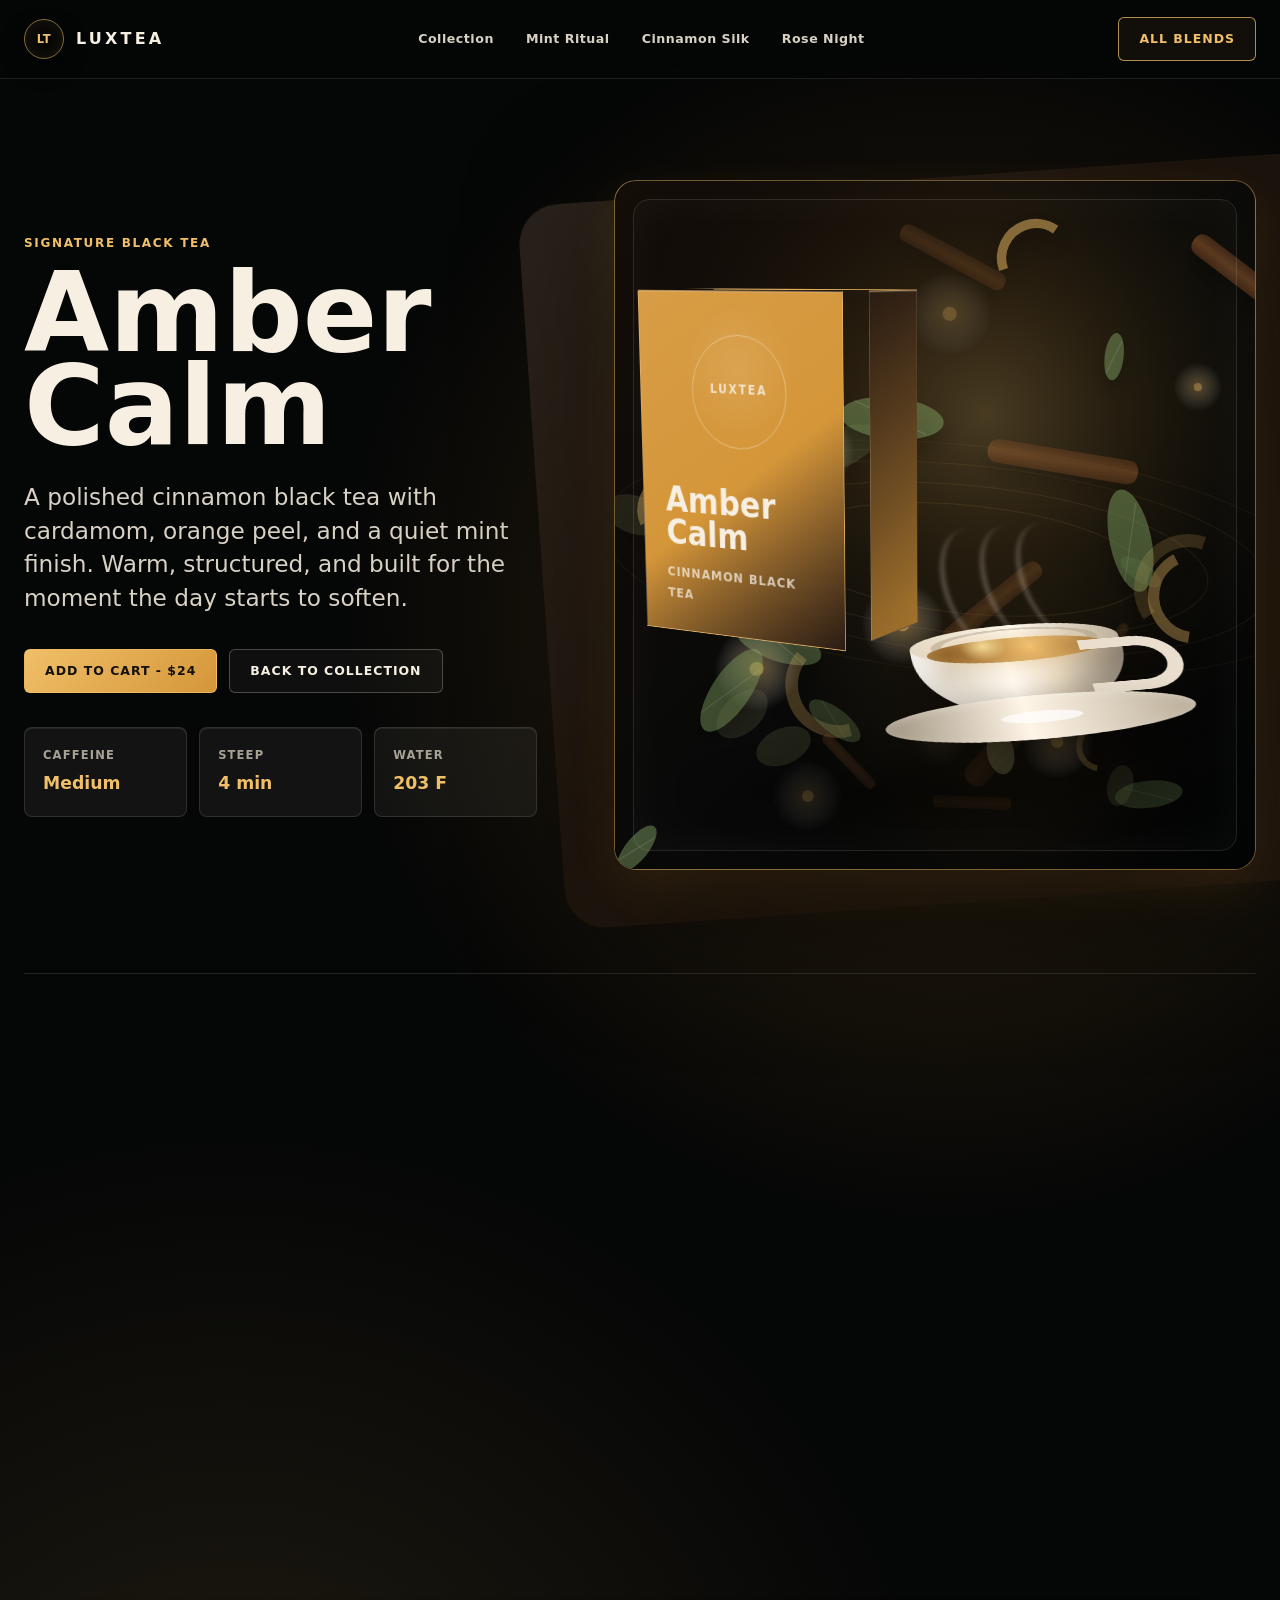
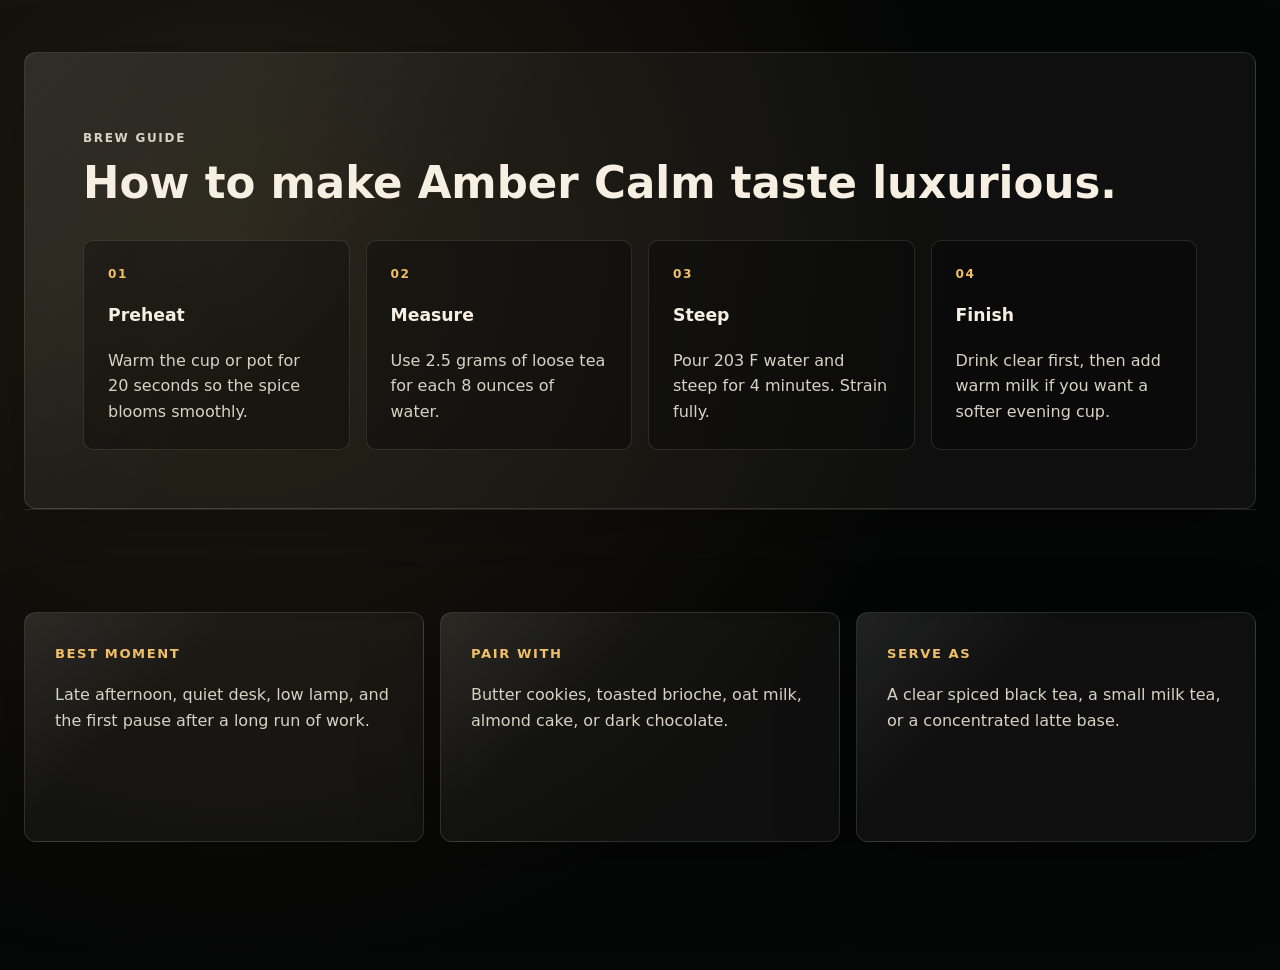
<file: amber-calm.html>
<!DOCTYPE html>
<html lang="en">
<head>
    <meta charset="UTF-8">
    <meta name="viewport" content="width=device-width, initial-scale=1.0">
    <title>Amber Calm - LUXTEA</title>
    <meta name="description" content="Amber Calm by LUXTEA is a premium cinnamon black tea with cardamom, orange peel, mint, and a warm honeyed finish.">
    <link rel="stylesheet" href="style.css">
</head>
<body class="blend-detail amber-page" data-blend="amber">
    <header class="site-header">
        <div class="header-container">
            <a href="index.html#hero" class="logo" aria-label="LUXTEA home">
                <span class="logo-mark">LT</span>
                <span class="logo-text">LUXTEA</span>
            </a>
            <nav class="nav-menu" aria-label="Product navigation">
                <a href="index.html#collection" class="nav-link">Collection</a>
                <a href="mint-ritual.html" class="nav-link">Mint Ritual</a>
                <a href="cinnamon-silk.html" class="nav-link">Cinnamon Silk</a>
                <a href="rose-night.html" class="nav-link">Rose Night</a>
            </nav>
            <a class="cta-button header-cta detail-header-link" href="index.html#collection">All Blends</a>
        </div>
    </header>

    <main class="detail-main">
        <section class="detail-hero">
            <div class="detail-copy reveal">
                <p class="eyebrow">Signature black tea</p>
                <h1>Amber Calm</h1>
                <p class="detail-lede">
                    A polished cinnamon black tea with cardamom, orange peel, and a quiet mint finish. Warm, structured, and built for the moment the day starts to soften.
                </p>
                <div class="detail-actions">
                    <button class="cta-button primary detail-cart">Add to Cart - $24</button>
                    <a class="cta-button ghost" href="index.html#collection">Back to Collection</a>
                </div>
                <div class="detail-stats" aria-label="Amber Calm details">
                    <div><span>Caffeine</span><strong>Medium</strong></div>
                    <div><span>Steep</span><strong>4 min</strong></div>
                    <div><span>Water</span><strong>203 F</strong></div>
                </div>
            </div>

            <div class="detail-showcase reveal" aria-label="Animated Amber Calm tea visual">
                <canvas id="detailCanvas" class="detail-canvas"></canvas>
                <div class="detail-pack detail-pack-amber" aria-hidden="true">
                    <span class="detail-pack-front">
                        <small>LUXTEA</small>
                        <strong>Amber Calm</strong>
                        <em>Cinnamon black tea</em>
                    </span>
                    <span class="detail-pack-side"></span>
                    <span class="detail-pack-top"></span>
                </div>
                <div class="detail-cup" aria-hidden="true">
                    <span class="detail-steam steam-one"></span>
                    <span class="detail-steam steam-two"></span>
                    <span class="detail-steam steam-three"></span>
                    <span class="detail-cup-bowl"></span>
                    <span class="detail-cup-tea"></span>
                    <span class="detail-cup-handle"></span>
                    <span class="detail-saucer"></span>
                </div>
            </div>
        </section>

        <section class="detail-section detail-grid">
            <article class="detail-panel reveal">
                <p class="eyebrow">Taste profile</p>
                <h2>Golden spice with a soft, clear finish.</h2>
                <p>
                    Amber Calm opens with malty black tea, moves into cinnamon warmth, then settles into green cardamom and orange peel. The mint is subtle: it lifts the final sip without turning the cup cold.
                </p>
                <ul class="detail-note-list">
                    <li>Malt and honey at the base</li>
                    <li>Cinnamon bark and cardamom through the middle</li>
                    <li>Orange peel brightness and a clean mint finish</li>
                </ul>
            </article>
            <article class="detail-panel reveal">
                <p class="eyebrow">Ingredients</p>
                <h2>Whole ingredients you can see.</h2>
                <p>
                    Loose black tea, cinnamon bark, cardamom pods, orange peel, mint leaf, and a small touch of vanilla-style natural aroma for roundness.
                </p>
                <div class="ingredient-chips">
                    <span>Black tea</span>
                    <span>Cinnamon</span>
                    <span>Cardamom</span>
                    <span>Orange peel</span>
                    <span>Mint</span>
                </div>
            </article>
        </section>

        <section class="detail-section brew-detail reveal">
            <p class="eyebrow">Brew guide</p>
            <h2>How to make Amber Calm taste luxurious.</h2>
            <div class="brew-detail-grid">
                <div><span>01</span><strong>Preheat</strong><p>Warm the cup or pot for 20 seconds so the spice blooms smoothly.</p></div>
                <div><span>02</span><strong>Measure</strong><p>Use 2.5 grams of loose tea for each 8 ounces of water.</p></div>
                <div><span>03</span><strong>Steep</strong><p>Pour 203 F water and steep for 4 minutes. Strain fully.</p></div>
                <div><span>04</span><strong>Finish</strong><p>Drink clear first, then add warm milk if you want a softer evening cup.</p></div>
            </div>
        </section>

        <section class="detail-section pairing-row">
            <div class="pairing-card reveal">
                <h3>Best moment</h3>
                <p>Late afternoon, quiet desk, low lamp, and the first pause after a long run of work.</p>
            </div>
            <div class="pairing-card reveal">
                <h3>Pair with</h3>
                <p>Butter cookies, toasted brioche, oat milk, almond cake, or dark chocolate.</p>
            </div>
            <div class="pairing-card reveal">
                <h3>Serve as</h3>
                <p>A clear spiced black tea, a small milk tea, or a concentrated latte base.</p>
            </div>
        </section>
    </main>

    <script src="product-detail.js"></script>
</body>
</html>
</file>
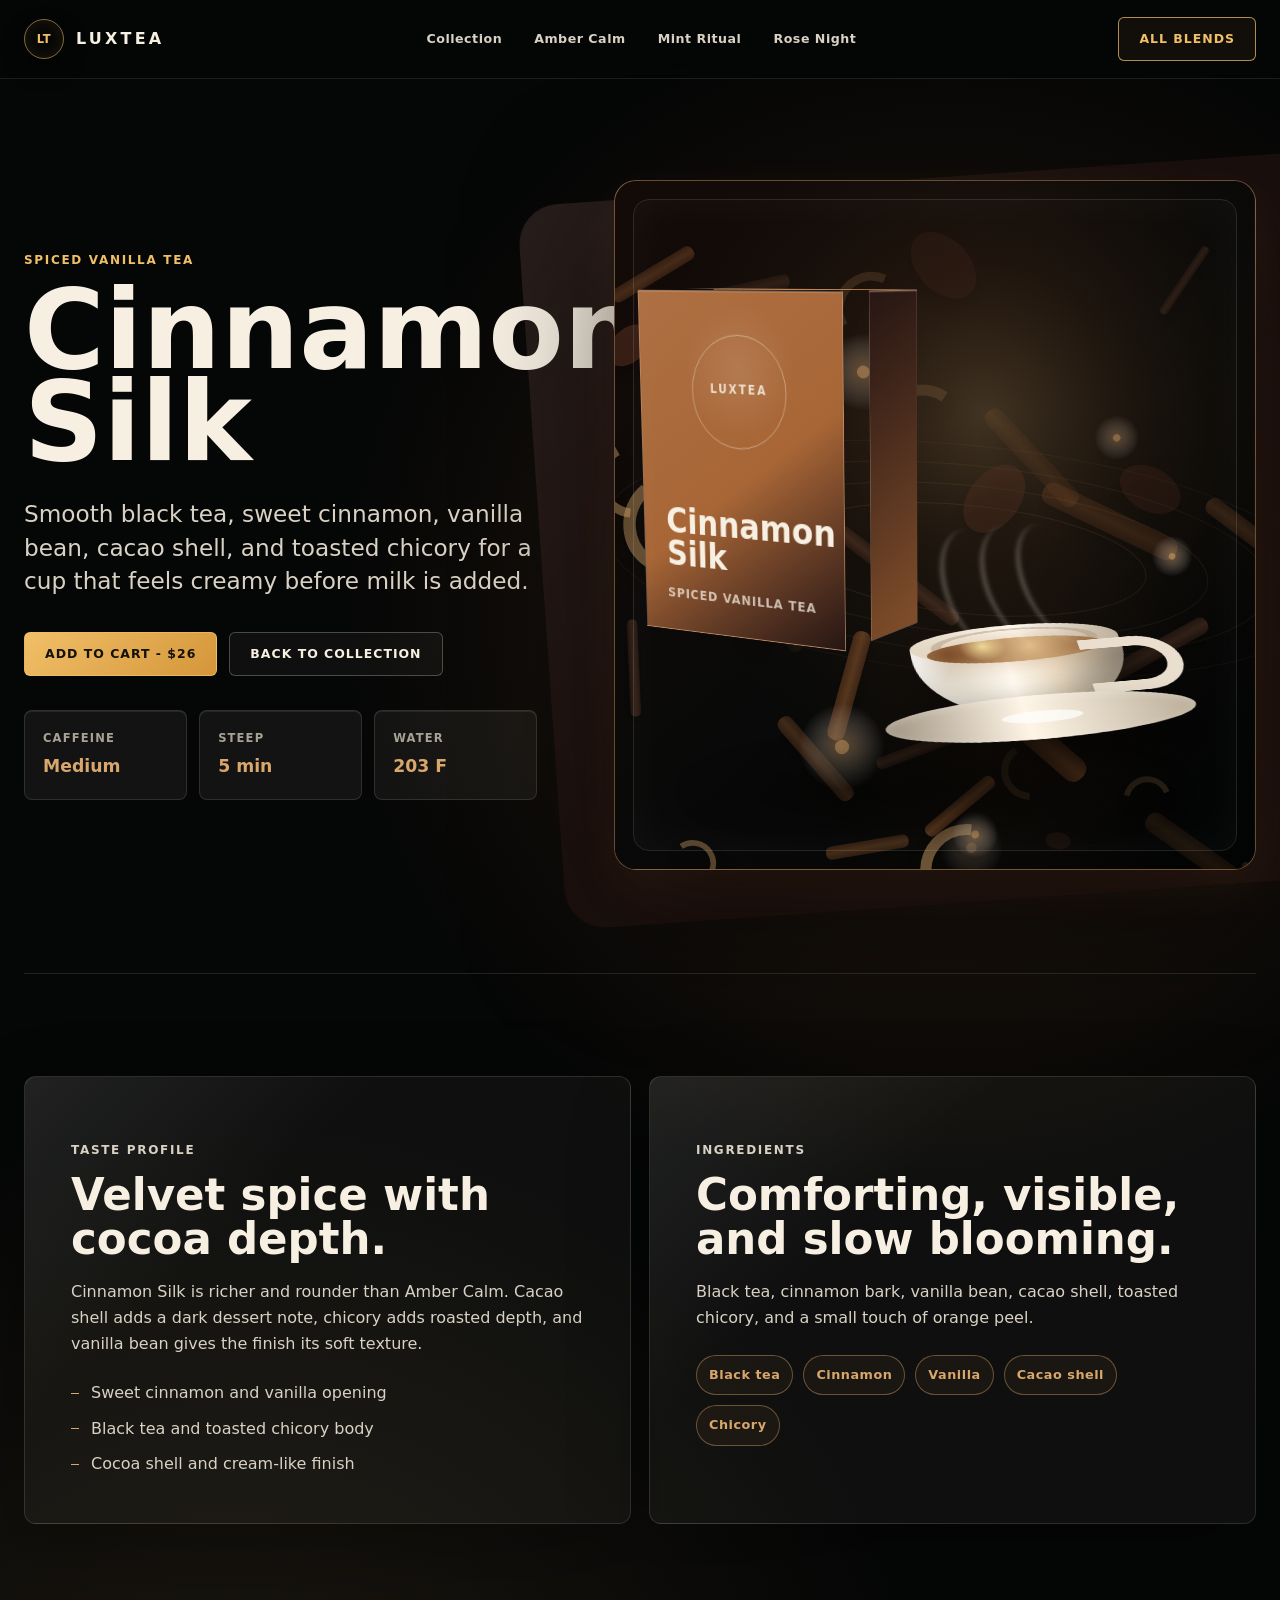
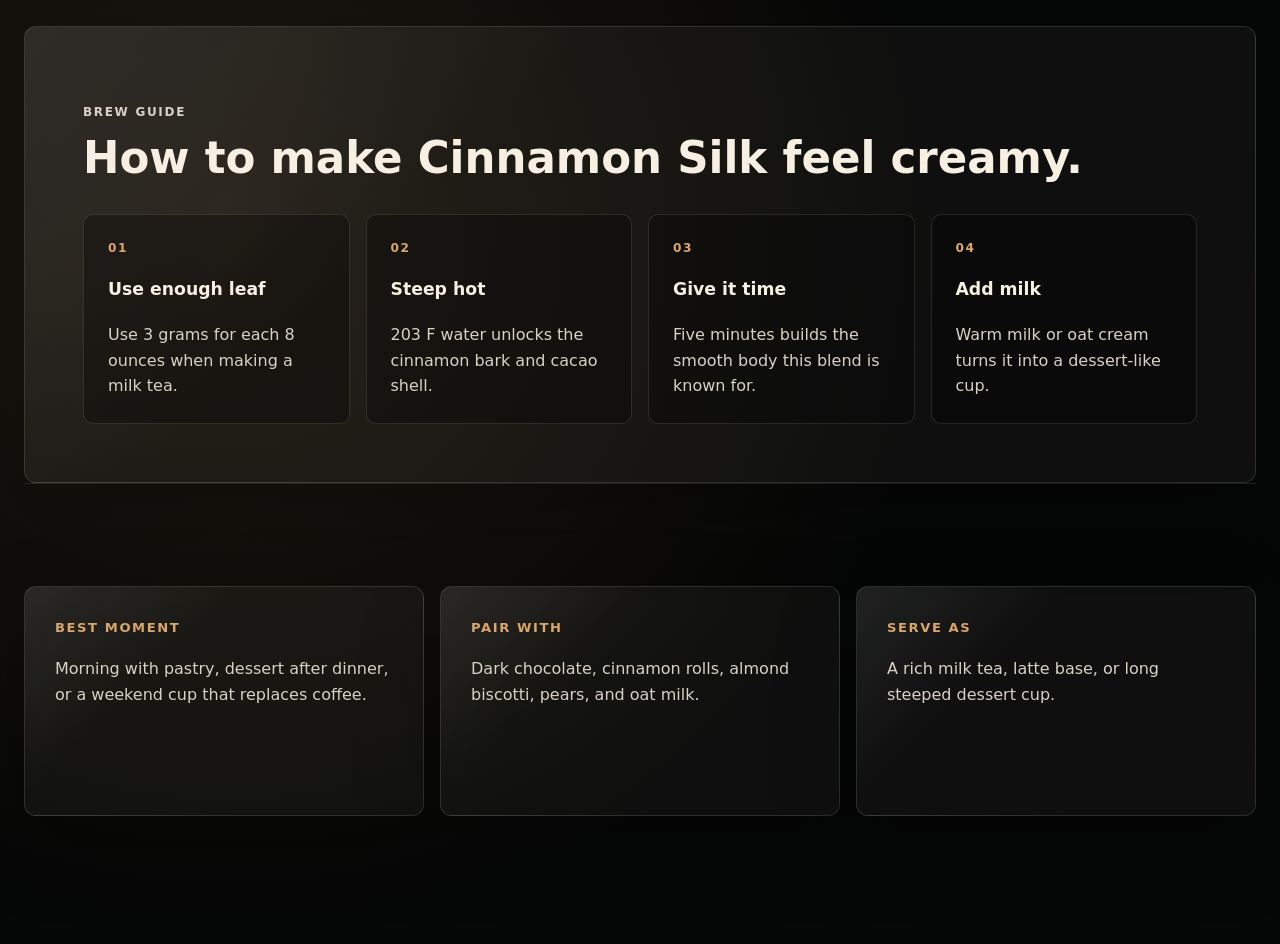
<file: cinnamon-silk.html>
<!DOCTYPE html>
<html lang="en">
<head>
    <meta charset="UTF-8">
    <meta name="viewport" content="width=device-width, initial-scale=1.0">
    <title>Cinnamon Silk - LUXTEA</title>
    <meta name="description" content="Cinnamon Silk by LUXTEA is a smooth spiced black tea with cinnamon bark, vanilla bean, cacao shell, and toasted chicory.">
    <link rel="stylesheet" href="style.css">
</head>
<body class="blend-detail cinnamon-page" data-blend="cinnamon">
    <header class="site-header">
        <div class="header-container">
            <a href="index.html#hero" class="logo" aria-label="LUXTEA home">
                <span class="logo-mark">LT</span>
                <span class="logo-text">LUXTEA</span>
            </a>
            <nav class="nav-menu" aria-label="Product navigation">
                <a href="index.html#collection" class="nav-link">Collection</a>
                <a href="amber-calm.html" class="nav-link">Amber Calm</a>
                <a href="mint-ritual.html" class="nav-link">Mint Ritual</a>
                <a href="rose-night.html" class="nav-link">Rose Night</a>
            </nav>
            <a class="cta-button header-cta detail-header-link" href="index.html#collection">All Blends</a>
        </div>
    </header>

    <main class="detail-main">
        <section class="detail-hero">
            <div class="detail-copy reveal">
                <p class="eyebrow">Spiced vanilla tea</p>
                <h1>Cinnamon Silk</h1>
                <p class="detail-lede">
                    Smooth black tea, sweet cinnamon, vanilla bean, cacao shell, and toasted chicory for a cup that feels creamy before milk is added.
                </p>
                <div class="detail-actions">
                    <button class="cta-button primary detail-cart">Add to Cart - $26</button>
                    <a class="cta-button ghost" href="index.html#collection">Back to Collection</a>
                </div>
                <div class="detail-stats" aria-label="Cinnamon Silk details">
                    <div><span>Caffeine</span><strong>Medium</strong></div>
                    <div><span>Steep</span><strong>5 min</strong></div>
                    <div><span>Water</span><strong>203 F</strong></div>
                </div>
            </div>

            <div class="detail-showcase reveal" aria-label="Animated Cinnamon Silk tea visual">
                <canvas id="detailCanvas" class="detail-canvas"></canvas>
                <div class="detail-pack detail-pack-cinnamon" aria-hidden="true">
                    <span class="detail-pack-front">
                        <small>LUXTEA</small>
                        <strong>Cinnamon Silk</strong>
                        <em>Spiced vanilla tea</em>
                    </span>
                    <span class="detail-pack-side"></span>
                    <span class="detail-pack-top"></span>
                </div>
                <div class="detail-cup" aria-hidden="true">
                    <span class="detail-steam steam-one"></span>
                    <span class="detail-steam steam-two"></span>
                    <span class="detail-steam steam-three"></span>
                    <span class="detail-cup-bowl"></span>
                    <span class="detail-cup-tea"></span>
                    <span class="detail-cup-handle"></span>
                    <span class="detail-saucer"></span>
                </div>
            </div>
        </section>

        <section class="detail-section detail-grid">
            <article class="detail-panel reveal">
                <p class="eyebrow">Taste profile</p>
                <h2>Velvet spice with cocoa depth.</h2>
                <p>
                    Cinnamon Silk is richer and rounder than Amber Calm. Cacao shell adds a dark dessert note, chicory adds roasted depth, and vanilla bean gives the finish its soft texture.
                </p>
                <ul class="detail-note-list">
                    <li>Sweet cinnamon and vanilla opening</li>
                    <li>Black tea and toasted chicory body</li>
                    <li>Cocoa shell and cream-like finish</li>
                </ul>
            </article>
            <article class="detail-panel reveal">
                <p class="eyebrow">Ingredients</p>
                <h2>Comforting, visible, and slow blooming.</h2>
                <p>
                    Black tea, cinnamon bark, vanilla bean, cacao shell, toasted chicory, and a small touch of orange peel.
                </p>
                <div class="ingredient-chips">
                    <span>Black tea</span>
                    <span>Cinnamon</span>
                    <span>Vanilla</span>
                    <span>Cacao shell</span>
                    <span>Chicory</span>
                </div>
            </article>
        </section>

        <section class="detail-section brew-detail reveal">
            <p class="eyebrow">Brew guide</p>
            <h2>How to make Cinnamon Silk feel creamy.</h2>
            <div class="brew-detail-grid">
                <div><span>01</span><strong>Use enough leaf</strong><p>Use 3 grams for each 8 ounces when making a milk tea.</p></div>
                <div><span>02</span><strong>Steep hot</strong><p>203 F water unlocks the cinnamon bark and cacao shell.</p></div>
                <div><span>03</span><strong>Give it time</strong><p>Five minutes builds the smooth body this blend is known for.</p></div>
                <div><span>04</span><strong>Add milk</strong><p>Warm milk or oat cream turns it into a dessert-like cup.</p></div>
            </div>
        </section>

        <section class="detail-section pairing-row">
            <div class="pairing-card reveal">
                <h3>Best moment</h3>
                <p>Morning with pastry, dessert after dinner, or a weekend cup that replaces coffee.</p>
            </div>
            <div class="pairing-card reveal">
                <h3>Pair with</h3>
                <p>Dark chocolate, cinnamon rolls, almond biscotti, pears, and oat milk.</p>
            </div>
            <div class="pairing-card reveal">
                <h3>Serve as</h3>
                <p>A rich milk tea, latte base, or long steeped dessert cup.</p>
            </div>
        </section>
    </main>

    <script src="product-detail.js"></script>
</body>
</html>
</file>
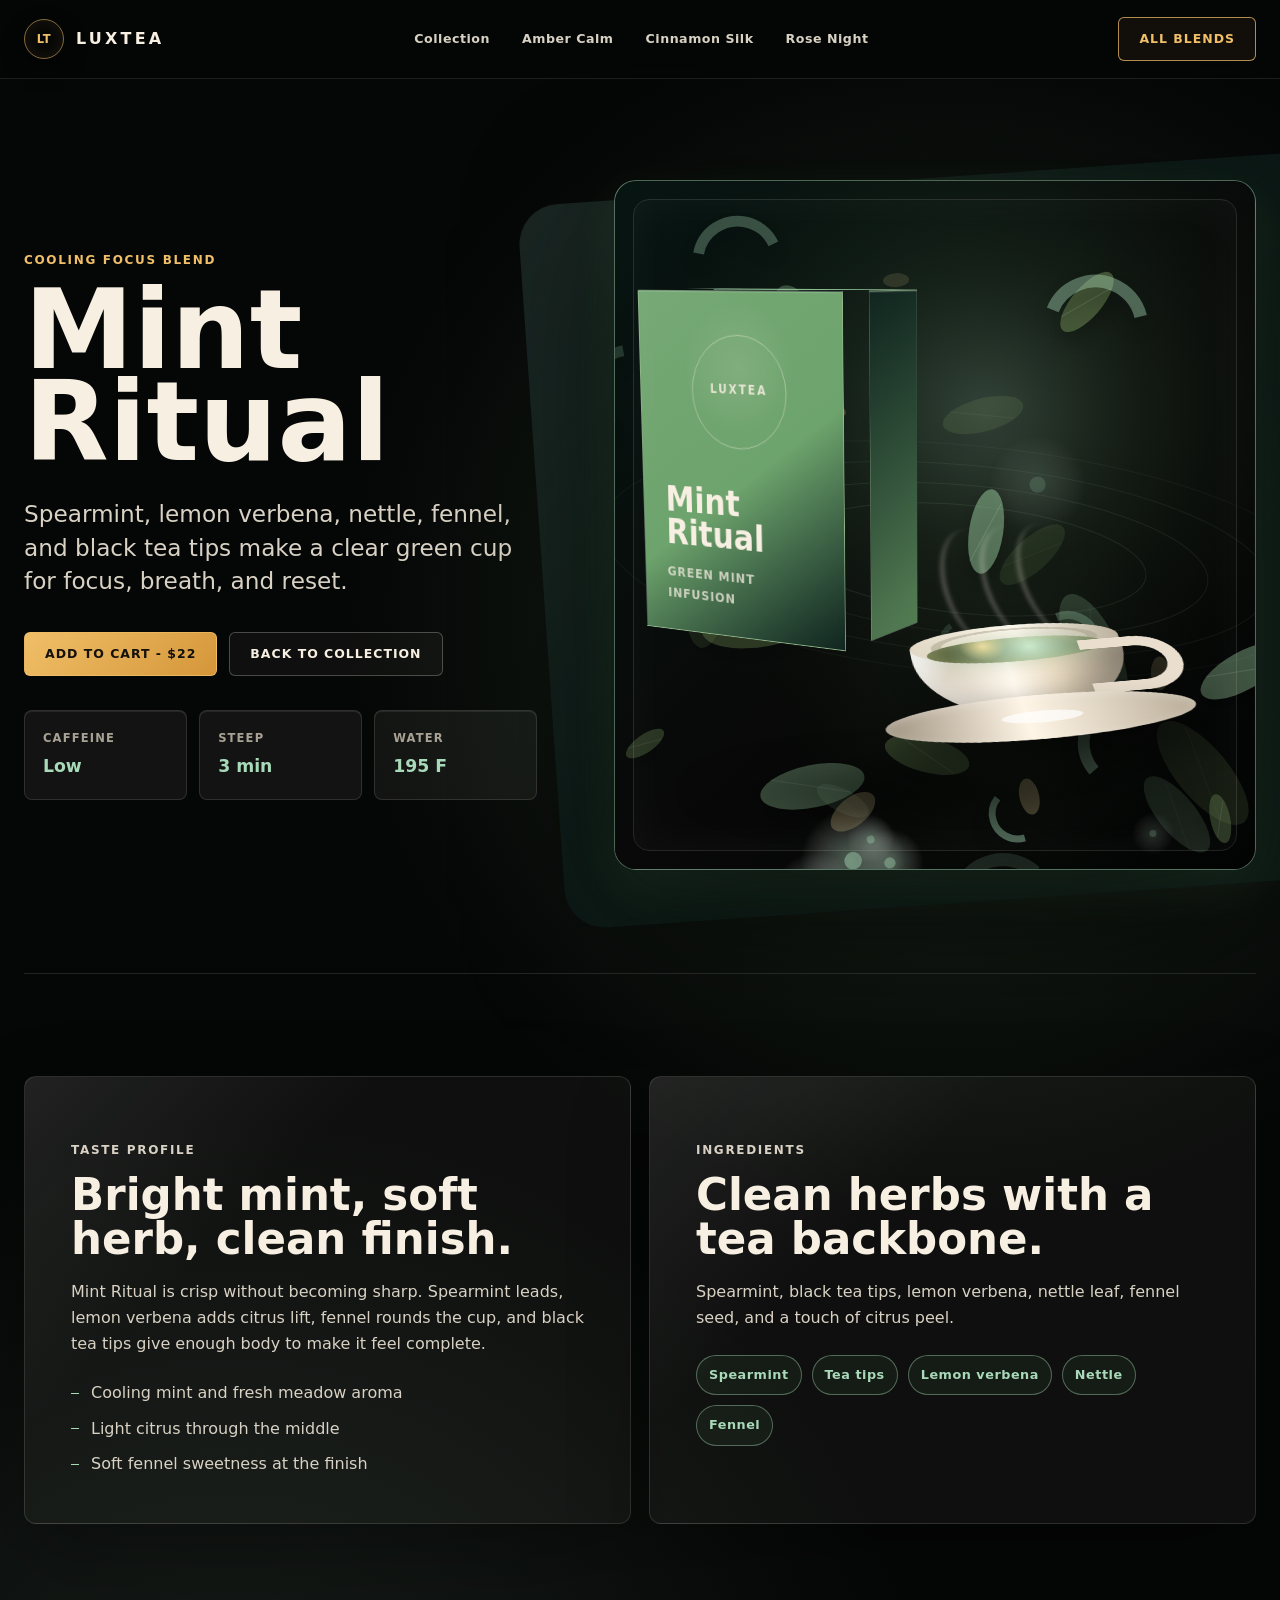
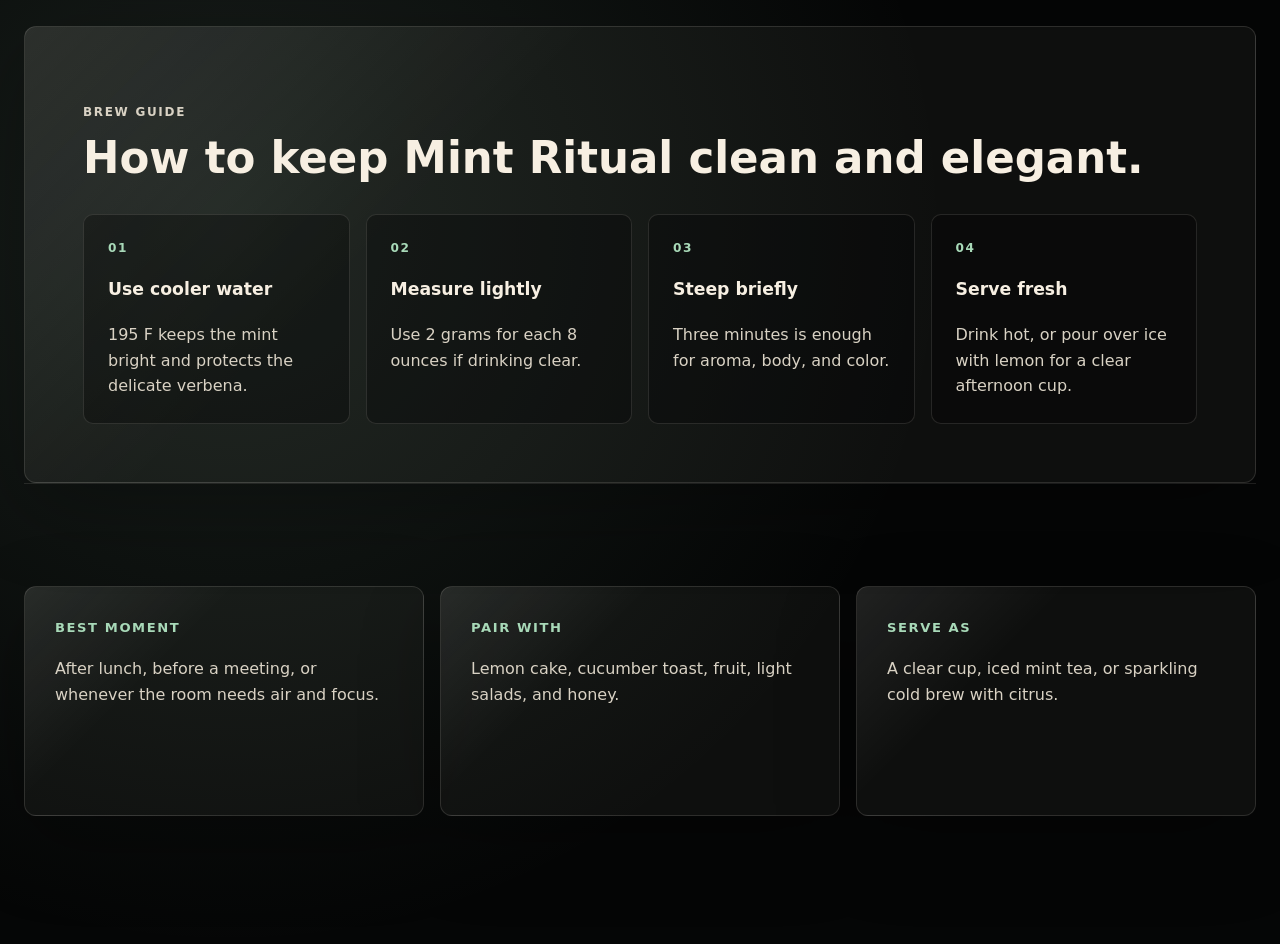
<file: mint-ritual.html>
<!DOCTYPE html>
<html lang="en">
<head>
    <meta charset="UTF-8">
    <meta name="viewport" content="width=device-width, initial-scale=1.0">
    <title>Mint Ritual - LUXTEA</title>
    <meta name="description" content="Mint Ritual by LUXTEA is a refreshing low-caffeine mint tea with lemon verbena, nettle, fennel, and black tea tips.">
    <link rel="stylesheet" href="style.css">
</head>
<body class="blend-detail mint-page" data-blend="mint">
    <header class="site-header">
        <div class="header-container">
            <a href="index.html#hero" class="logo" aria-label="LUXTEA home">
                <span class="logo-mark">LT</span>
                <span class="logo-text">LUXTEA</span>
            </a>
            <nav class="nav-menu" aria-label="Product navigation">
                <a href="index.html#collection" class="nav-link">Collection</a>
                <a href="amber-calm.html" class="nav-link">Amber Calm</a>
                <a href="cinnamon-silk.html" class="nav-link">Cinnamon Silk</a>
                <a href="rose-night.html" class="nav-link">Rose Night</a>
            </nav>
            <a class="cta-button header-cta detail-header-link" href="index.html#collection">All Blends</a>
        </div>
    </header>

    <main class="detail-main">
        <section class="detail-hero">
            <div class="detail-copy reveal">
                <p class="eyebrow">Cooling focus blend</p>
                <h1>Mint Ritual</h1>
                <p class="detail-lede">
                    Spearmint, lemon verbena, nettle, fennel, and black tea tips make a clear green cup for focus, breath, and reset.
                </p>
                <div class="detail-actions">
                    <button class="cta-button primary detail-cart">Add to Cart - $22</button>
                    <a class="cta-button ghost" href="index.html#collection">Back to Collection</a>
                </div>
                <div class="detail-stats" aria-label="Mint Ritual details">
                    <div><span>Caffeine</span><strong>Low</strong></div>
                    <div><span>Steep</span><strong>3 min</strong></div>
                    <div><span>Water</span><strong>195 F</strong></div>
                </div>
            </div>

            <div class="detail-showcase reveal" aria-label="Animated Mint Ritual tea visual">
                <canvas id="detailCanvas" class="detail-canvas"></canvas>
                <div class="detail-pack detail-pack-mint" aria-hidden="true">
                    <span class="detail-pack-front">
                        <small>LUXTEA</small>
                        <strong>Mint Ritual</strong>
                        <em>Green mint infusion</em>
                    </span>
                    <span class="detail-pack-side"></span>
                    <span class="detail-pack-top"></span>
                </div>
                <div class="detail-cup" aria-hidden="true">
                    <span class="detail-steam steam-one"></span>
                    <span class="detail-steam steam-two"></span>
                    <span class="detail-steam steam-three"></span>
                    <span class="detail-cup-bowl"></span>
                    <span class="detail-cup-tea"></span>
                    <span class="detail-cup-handle"></span>
                    <span class="detail-saucer"></span>
                </div>
            </div>
        </section>

        <section class="detail-section detail-grid">
            <article class="detail-panel reveal">
                <p class="eyebrow">Taste profile</p>
                <h2>Bright mint, soft herb, clean finish.</h2>
                <p>
                    Mint Ritual is crisp without becoming sharp. Spearmint leads, lemon verbena adds citrus lift, fennel rounds the cup, and black tea tips give enough body to make it feel complete.
                </p>
                <ul class="detail-note-list">
                    <li>Cooling mint and fresh meadow aroma</li>
                    <li>Light citrus through the middle</li>
                    <li>Soft fennel sweetness at the finish</li>
                </ul>
            </article>
            <article class="detail-panel reveal">
                <p class="eyebrow">Ingredients</p>
                <h2>Clean herbs with a tea backbone.</h2>
                <p>
                    Spearmint, black tea tips, lemon verbena, nettle leaf, fennel seed, and a touch of citrus peel.
                </p>
                <div class="ingredient-chips">
                    <span>Spearmint</span>
                    <span>Tea tips</span>
                    <span>Lemon verbena</span>
                    <span>Nettle</span>
                    <span>Fennel</span>
                </div>
            </article>
        </section>

        <section class="detail-section brew-detail reveal">
            <p class="eyebrow">Brew guide</p>
            <h2>How to keep Mint Ritual clean and elegant.</h2>
            <div class="brew-detail-grid">
                <div><span>01</span><strong>Use cooler water</strong><p>195 F keeps the mint bright and protects the delicate verbena.</p></div>
                <div><span>02</span><strong>Measure lightly</strong><p>Use 2 grams for each 8 ounces if drinking clear.</p></div>
                <div><span>03</span><strong>Steep briefly</strong><p>Three minutes is enough for aroma, body, and color.</p></div>
                <div><span>04</span><strong>Serve fresh</strong><p>Drink hot, or pour over ice with lemon for a clear afternoon cup.</p></div>
            </div>
        </section>

        <section class="detail-section pairing-row">
            <div class="pairing-card reveal">
                <h3>Best moment</h3>
                <p>After lunch, before a meeting, or whenever the room needs air and focus.</p>
            </div>
            <div class="pairing-card reveal">
                <h3>Pair with</h3>
                <p>Lemon cake, cucumber toast, fruit, light salads, and honey.</p>
            </div>
            <div class="pairing-card reveal">
                <h3>Serve as</h3>
                <p>A clear cup, iced mint tea, or sparkling cold brew with citrus.</p>
            </div>
        </section>
    </main>

    <script src="product-detail.js"></script>
</body>
</html>
</file>
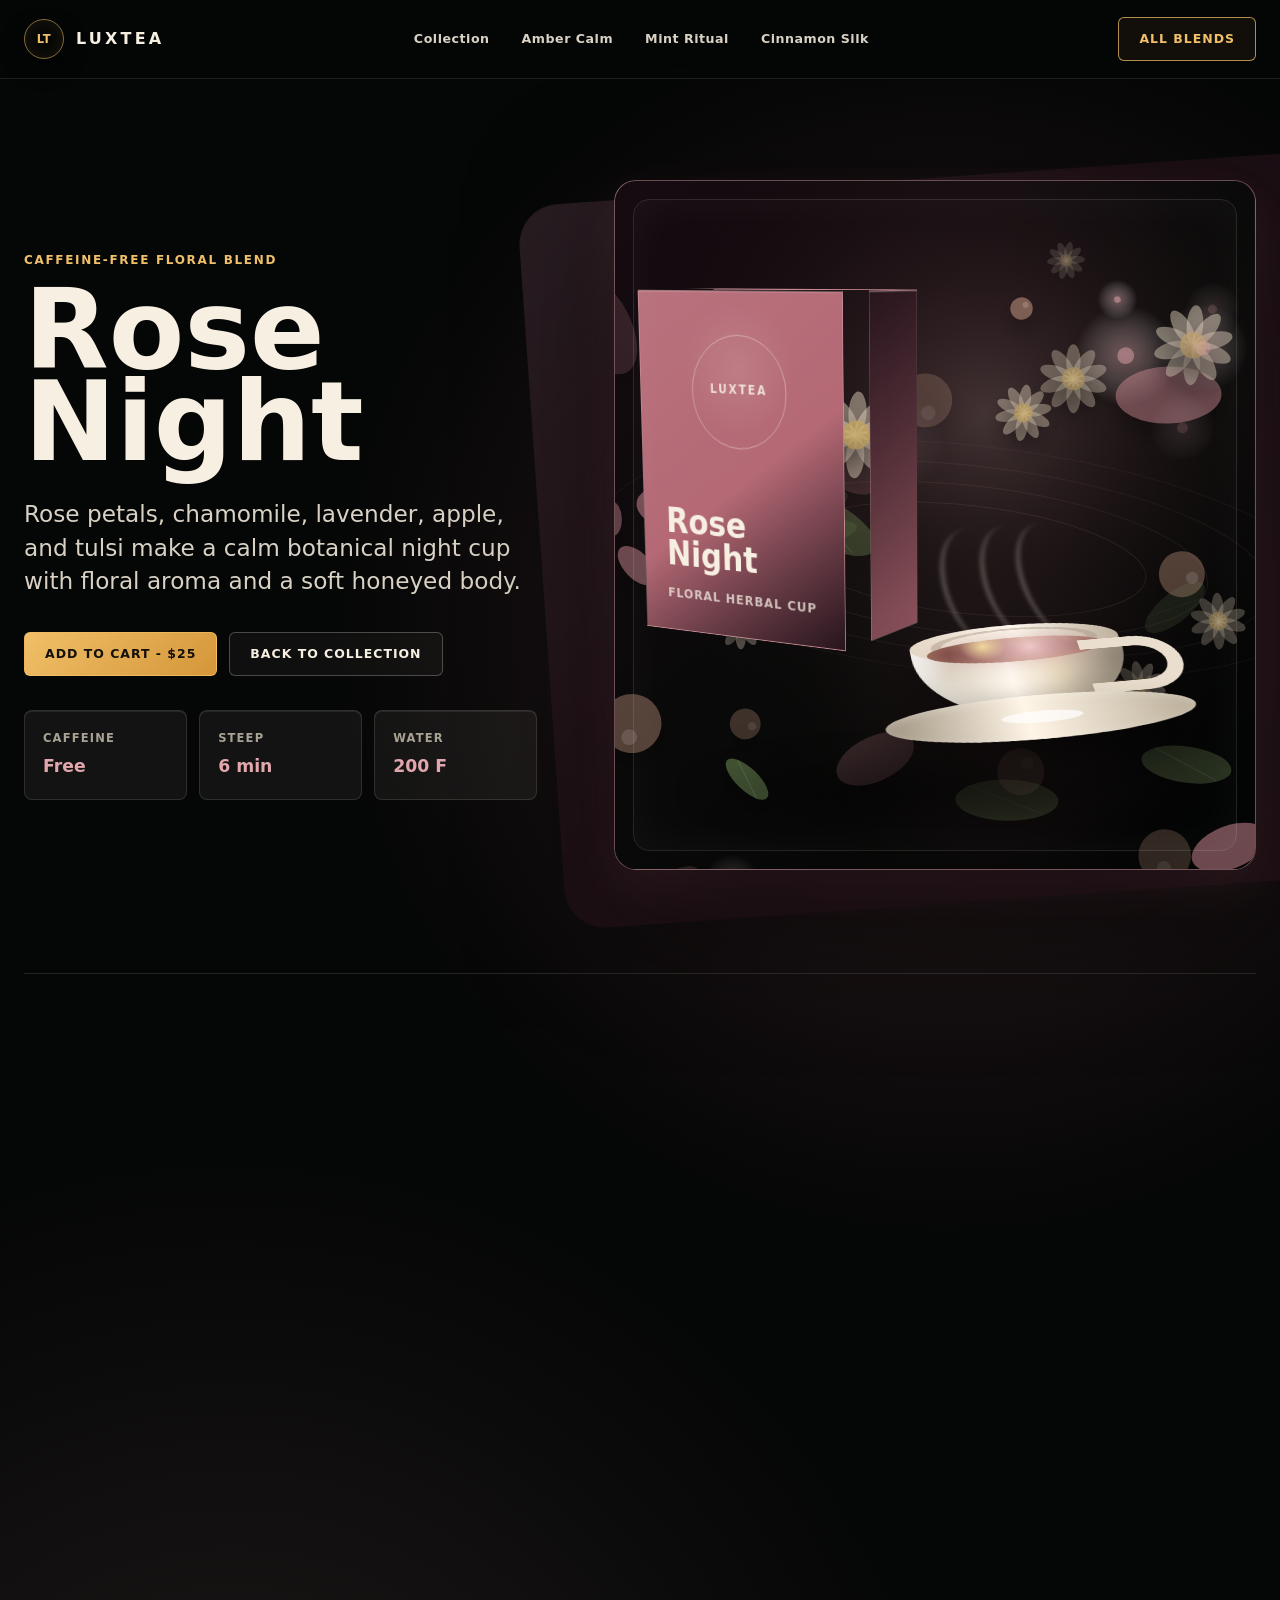
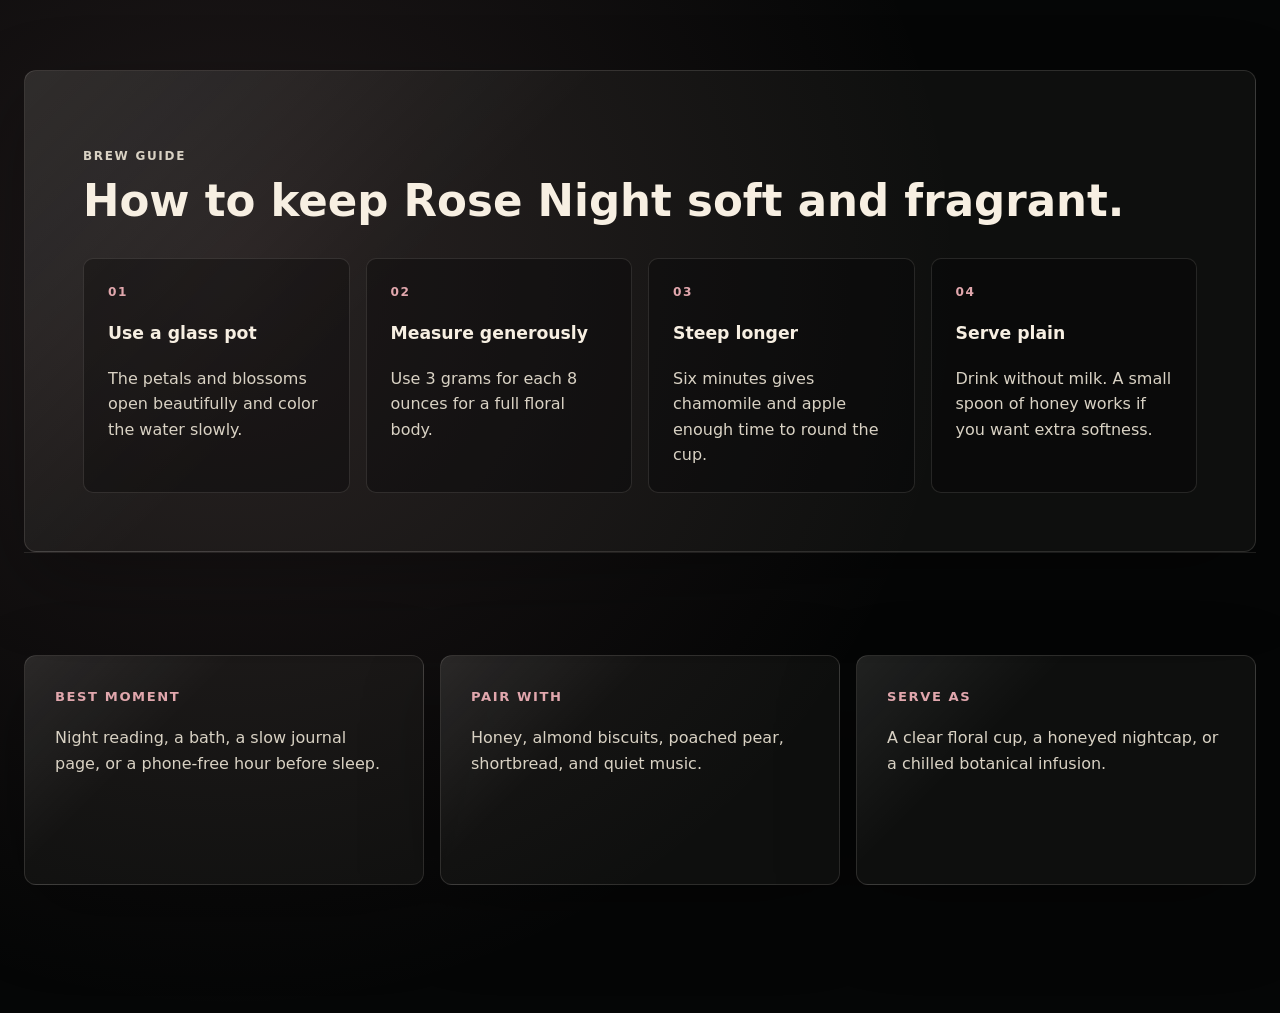
<file: rose-night.html>
<!DOCTYPE html>
<html lang="en">
<head>
    <meta charset="UTF-8">
    <meta name="viewport" content="width=device-width, initial-scale=1.0">
    <title>Rose Night - LUXTEA</title>
    <meta name="description" content="Rose Night by LUXTEA is a caffeine-free floral herbal blend with rose petals, chamomile, lavender, apple, and tulsi.">
    <link rel="stylesheet" href="style.css">
</head>
<body class="blend-detail rose-page" data-blend="rose">
    <header class="site-header">
        <div class="header-container">
            <a href="index.html#hero" class="logo" aria-label="LUXTEA home">
                <span class="logo-mark">LT</span>
                <span class="logo-text">LUXTEA</span>
            </a>
            <nav class="nav-menu" aria-label="Product navigation">
                <a href="index.html#collection" class="nav-link">Collection</a>
                <a href="amber-calm.html" class="nav-link">Amber Calm</a>
                <a href="mint-ritual.html" class="nav-link">Mint Ritual</a>
                <a href="cinnamon-silk.html" class="nav-link">Cinnamon Silk</a>
            </nav>
            <a class="cta-button header-cta detail-header-link" href="index.html#collection">All Blends</a>
        </div>
    </header>

    <main class="detail-main">
        <section class="detail-hero">
            <div class="detail-copy reveal">
                <p class="eyebrow">Caffeine-free floral blend</p>
                <h1>Rose Night</h1>
                <p class="detail-lede">
                    Rose petals, chamomile, lavender, apple, and tulsi make a calm botanical night cup with floral aroma and a soft honeyed body.
                </p>
                <div class="detail-actions">
                    <button class="cta-button primary detail-cart">Add to Cart - $25</button>
                    <a class="cta-button ghost" href="index.html#collection">Back to Collection</a>
                </div>
                <div class="detail-stats" aria-label="Rose Night details">
                    <div><span>Caffeine</span><strong>Free</strong></div>
                    <div><span>Steep</span><strong>6 min</strong></div>
                    <div><span>Water</span><strong>200 F</strong></div>
                </div>
            </div>

            <div class="detail-showcase reveal" aria-label="Animated Rose Night tea visual">
                <canvas id="detailCanvas" class="detail-canvas"></canvas>
                <div class="detail-pack detail-pack-rose" aria-hidden="true">
                    <span class="detail-pack-front">
                        <small>LUXTEA</small>
                        <strong>Rose Night</strong>
                        <em>Floral herbal cup</em>
                    </span>
                    <span class="detail-pack-side"></span>
                    <span class="detail-pack-top"></span>
                </div>
                <div class="detail-cup" aria-hidden="true">
                    <span class="detail-steam steam-one"></span>
                    <span class="detail-steam steam-two"></span>
                    <span class="detail-steam steam-three"></span>
                    <span class="detail-cup-bowl"></span>
                    <span class="detail-cup-tea"></span>
                    <span class="detail-cup-handle"></span>
                    <span class="detail-saucer"></span>
                </div>
            </div>
        </section>

        <section class="detail-section detail-grid">
            <article class="detail-panel reveal">
                <p class="eyebrow">Taste profile</p>
                <h2>Soft floral aroma, apple body, gentle finish.</h2>
                <p>
                    Rose Night is floral but not perfumed. Rose and lavender rise first, chamomile brings honeyed softness, apple adds body, and tulsi keeps the blend grounded.
                </p>
                <ul class="detail-note-list">
                    <li>Rose, lavender, and chamomile aroma</li>
                    <li>Apple sweetness through the center</li>
                    <li>Tulsi and meadow herb finish</li>
                </ul>
            </article>
            <article class="detail-panel reveal">
                <p class="eyebrow">Ingredients</p>
                <h2>Botanicals for a slower evening.</h2>
                <p>
                    Rose petals, chamomile blossoms, lavender, apple pieces, tulsi, lemon balm, and a small amount of hibiscus for color.
                </p>
                <div class="ingredient-chips">
                    <span>Rose</span>
                    <span>Chamomile</span>
                    <span>Lavender</span>
                    <span>Apple</span>
                    <span>Tulsi</span>
                </div>
            </article>
        </section>

        <section class="detail-section brew-detail reveal">
            <p class="eyebrow">Brew guide</p>
            <h2>How to keep Rose Night soft and fragrant.</h2>
            <div class="brew-detail-grid">
                <div><span>01</span><strong>Use a glass pot</strong><p>The petals and blossoms open beautifully and color the water slowly.</p></div>
                <div><span>02</span><strong>Measure generously</strong><p>Use 3 grams for each 8 ounces for a full floral body.</p></div>
                <div><span>03</span><strong>Steep longer</strong><p>Six minutes gives chamomile and apple enough time to round the cup.</p></div>
                <div><span>04</span><strong>Serve plain</strong><p>Drink without milk. A small spoon of honey works if you want extra softness.</p></div>
            </div>
        </section>

        <section class="detail-section pairing-row">
            <div class="pairing-card reveal">
                <h3>Best moment</h3>
                <p>Night reading, a bath, a slow journal page, or a phone-free hour before sleep.</p>
            </div>
            <div class="pairing-card reveal">
                <h3>Pair with</h3>
                <p>Honey, almond biscuits, poached pear, shortbread, and quiet music.</p>
            </div>
            <div class="pairing-card reveal">
                <h3>Serve as</h3>
                <p>A clear floral cup, a honeyed nightcap, or a chilled botanical infusion.</p>
            </div>
        </section>
    </main>

    <script src="product-detail.js"></script>
</body>
</html>
</file>
<file: style.css>
* {
    box-sizing: border-box;
    margin: 0;
    padding: 0;
}

:root {
    --black: #050606;
    --charcoal: #0d1010;
    --ink: #151918;
    --porcelain: #f7efe2;
    --porcelain-soft: #d9d2c4;
    --muted: #a8a295;
    --amber: #d59639;
    --gold: #f0bf68;
    --moss: #6d8c59;
    --mint: #9ac7a6;
    --rose: #b46975;
    --cocoa: #6b4b38;
    --teal: #3f7f7b;
    --line: rgba(247, 239, 226, 0.14);
    --line-warm: rgba(240, 191, 104, 0.36);
    --glass: rgba(11, 13, 12, 0.7);
    --shadow: 0 28px 90px rgba(0, 0, 0, 0.45);
}

html {
    scroll-behavior: smooth;
}

body {
    min-height: 100vh;
    overflow-x: hidden;
    background:
        linear-gradient(180deg, #050606 0%, #0b0e0d 28%, #101412 57%, #080909 100%);
    color: var(--porcelain);
    font-family: Inter, ui-sans-serif, system-ui, -apple-system, BlinkMacSystemFont, "Segoe UI", sans-serif;
    line-height: 1.6;
}

button,
input {
    font: inherit;
}

button {
    border: 0;
}

a {
    color: inherit;
}

::selection {
    background: rgba(240, 191, 104, 0.32);
}

.loading-overlay {
    position: fixed;
    inset: 0;
    z-index: 9999;
    display: grid;
    place-items: center;
    background: #050606;
    transition: opacity 0.55s ease, visibility 0.55s ease;
}

.loading-overlay.hidden {
    visibility: hidden;
    opacity: 0;
    pointer-events: none;
}

.loading-content {
    display: grid;
    gap: 22px;
    justify-items: center;
}

.loading-steam {
    position: relative;
    width: 96px;
    height: 96px;
    border: 1px solid var(--line-warm);
    border-radius: 50%;
    transform-style: preserve-3d;
    animation: loaderTurn 2.8s linear infinite;
}

.loading-steam::after {
    content: "";
    position: absolute;
    left: 18px;
    right: 18px;
    bottom: 22px;
    height: 18px;
    border: 2px solid rgba(247, 239, 226, 0.65);
    border-top: 0;
    border-radius: 0 0 40px 40px;
}

.loading-steam span {
    position: absolute;
    bottom: 42px;
    width: 10px;
    height: 42px;
    border-radius: 999px;
    border-left: 2px solid rgba(240, 191, 104, 0.78);
    filter: blur(0.2px);
    animation: steamRise 1.7s ease-in-out infinite;
}

.loading-steam span:nth-child(1) {
    left: 28px;
}

.loading-steam span:nth-child(2) {
    left: 45px;
    animation-delay: 0.25s;
}

.loading-steam span:nth-child(3) {
    left: 62px;
    animation-delay: 0.45s;
}

.loading-text {
    color: var(--porcelain-soft);
    font-size: 0.85rem;
    letter-spacing: 0.08em;
    text-transform: uppercase;
}

@keyframes loaderTurn {
    to {
        transform: rotateY(360deg);
    }
}

@keyframes steamRise {
    0%,
    100% {
        opacity: 0;
        transform: translateY(10px) rotate(0deg);
    }

    45% {
        opacity: 0.9;
    }

    80% {
        opacity: 0;
        transform: translateY(-22px) rotate(12deg);
    }
}

.site-header {
    position: fixed;
    top: 0;
    left: 0;
    z-index: 1000;
    width: 100%;
    border-bottom: 1px solid rgba(247, 239, 226, 0.1);
    background: rgba(5, 6, 6, 0.72);
    backdrop-filter: blur(18px);
    transition: background 0.25s ease, border-color 0.25s ease, box-shadow 0.25s ease;
}

.site-header.is-scrolled {
    border-color: rgba(240, 191, 104, 0.22);
    background: rgba(5, 6, 6, 0.86);
    box-shadow: 0 16px 34px rgba(0, 0, 0, 0.24);
}

.header-container {
    width: min(1440px, calc(100% - 48px));
    min-height: 78px;
    margin: 0 auto;
    display: flex;
    align-items: center;
    justify-content: space-between;
    gap: 28px;
}

.logo {
    display: inline-flex;
    align-items: center;
    gap: 12px;
    text-decoration: none;
}

.logo-mark {
    display: grid;
    width: 40px;
    height: 40px;
    place-items: center;
    border: 1px solid rgba(240, 191, 104, 0.55);
    border-radius: 50%;
    color: var(--gold);
    font-size: 0.72rem;
    font-weight: 800;
    letter-spacing: 0.06em;
    box-shadow: inset 0 0 18px rgba(240, 191, 104, 0.1), 0 10px 24px rgba(0, 0, 0, 0.32);
}

.logo-text {
    color: var(--porcelain);
    font-size: 1rem;
    font-weight: 800;
    letter-spacing: 0.2em;
}

.nav-menu {
    display: flex;
    align-items: center;
    justify-content: center;
    gap: clamp(14px, 2.5vw, 36px);
}

.nav-link {
    position: relative;
    color: var(--porcelain-soft);
    font-size: 0.79rem;
    font-weight: 650;
    letter-spacing: 0.04em;
    text-decoration: none;
    transition: color 0.24s ease;
}

.nav-link::after {
    content: "";
    position: absolute;
    left: 0;
    right: 0;
    bottom: -8px;
    height: 1px;
    background: var(--gold);
    transform: scaleX(0);
    transform-origin: left;
    transition: transform 0.24s ease;
}

.nav-link:hover,
.nav-link:focus-visible {
    color: var(--gold);
}

.nav-link:hover::after,
.nav-link:focus-visible::after {
    transform: scaleX(1);
}

.cta-button {
    display: inline-flex;
    align-items: center;
    justify-content: center;
    min-height: 44px;
    padding: 0 20px;
    border: 1px solid rgba(240, 191, 104, 0.72);
    border-radius: 6px;
    cursor: pointer;
    color: var(--gold);
    background: rgba(240, 191, 104, 0.06);
    font-size: 0.78rem;
    font-weight: 800;
    letter-spacing: 0.08em;
    text-transform: uppercase;
    text-decoration: none;
    transition: transform 0.25s ease, background 0.25s ease, color 0.25s ease, box-shadow 0.25s ease;
}

.cta-button:hover,
.cta-button:focus-visible {
    transform: translateY(-2px);
    color: #14100a;
    background: linear-gradient(135deg, var(--gold), var(--amber));
    box-shadow: 0 18px 38px rgba(213, 150, 57, 0.24);
}

.cta-button.primary {
    color: #14100a;
    background: linear-gradient(135deg, var(--gold), var(--amber));
}

.cta-button.ghost {
    color: var(--porcelain);
    border-color: rgba(247, 239, 226, 0.26);
    background: rgba(247, 239, 226, 0.04);
}

.hero {
    position: relative;
    min-height: 100svh;
    display: grid;
    grid-template-columns: minmax(260px, 0.56fr) minmax(520px, 0.98fr) minmax(180px, 0.24fr);
    align-items: center;
    gap: clamp(20px, 3.5vw, 44px);
    padding: 128px max(24px, calc((100vw - 1440px) / 2 + 24px)) 72px;
    overflow: hidden;
    background:
        radial-gradient(circle at 63% 43%, rgba(240, 191, 104, 0.18), transparent 31%),
        radial-gradient(circle at 72% 58%, rgba(63, 127, 123, 0.16), transparent 32%),
        linear-gradient(135deg, #050606 0%, #101410 54%, #11120d 100%);
    isolation: isolate;
}

.hero::after {
    content: "";
    position: absolute;
    inset: auto 0 0;
    height: 34%;
    background: linear-gradient(180deg, transparent, rgba(5, 6, 6, 0.96));
    pointer-events: none;
    z-index: 2;
}

.hero-scene {
    position: absolute;
    inset: 0;
    z-index: 0;
    width: 100%;
    height: 100%;
    pointer-events: none;
}

.three-fallback .hero-scene {
    background:
        radial-gradient(ellipse at 68% 42%, rgba(240, 191, 104, 0.16), transparent 28%),
        linear-gradient(140deg, #050606, #141816);
}

.hero-atmosphere {
    position: absolute;
    inset: 0;
    z-index: 1;
    pointer-events: none;
    perspective: 1200px;
}

.leaf-float,
.steam-thread {
    position: absolute;
    display: block;
}

.leaf-float {
    width: 44px;
    height: 18px;
    border-radius: 80% 8% 80% 8%;
    background: linear-gradient(135deg, #c7d4a0, var(--moss));
    box-shadow: inset -8px -3px 12px rgba(0, 0, 0, 0.28), 0 18px 28px rgba(0, 0, 0, 0.24);
    opacity: 0.6;
    transform-style: preserve-3d;
    animation: leafDrift 13s ease-in-out infinite;
}

.leaf-float::after {
    content: "";
    position: absolute;
    top: 8px;
    left: 5px;
    right: 5px;
    height: 1px;
    background: rgba(255, 255, 255, 0.28);
}

.leaf-float-1 {
    left: 12%;
    top: 28%;
}

.leaf-float-2 {
    right: 19%;
    top: 18%;
    animation-delay: -3.5s;
}

.leaf-float-3 {
    right: 35%;
    bottom: 16%;
    animation-delay: -7s;
}

.steam-thread {
    width: 82px;
    height: 180px;
    border-left: 2px solid rgba(247, 239, 226, 0.16);
    border-radius: 50%;
    filter: blur(1px);
    animation: longSteam 7s ease-in-out infinite;
}

.steam-thread-1 {
    right: 22%;
    top: 18%;
}

.steam-thread-2 {
    right: 30%;
    top: 30%;
    animation-delay: -2.8s;
}

.hero-copy,
.hero-panel {
    position: relative;
    z-index: 3;
}

.hero-copy {
    width: min(690px, 100%);
    align-self: center;
    padding-top: 4vh;
}

.eyebrow {
    margin-bottom: 14px;
    color: var(--gold);
    font-size: 0.75rem;
    font-weight: 850;
    letter-spacing: 0.14em;
    text-transform: uppercase;
}

.hero h1 {
    max-width: 620px;
    color: var(--porcelain);
    font-size: clamp(4.3rem, 13vw, 10.6rem);
    font-weight: 850;
    line-height: 0.82;
    letter-spacing: 0;
    text-shadow: 0 24px 70px rgba(0, 0, 0, 0.5);
}

.hero-lede {
    width: min(620px, 100%);
    margin-top: 28px;
    color: var(--porcelain);
    font-size: clamp(1.3rem, 2.6vw, 2.05rem);
    line-height: 1.2;
}

.hero-text {
    width: min(590px, 100%);
    margin-top: 20px;
    color: var(--porcelain-soft);
    font-size: 1rem;
}

.hero-actions {
    display: flex;
    flex-wrap: wrap;
    gap: 12px;
    margin-top: 34px;
}

.home-frame-stage {
    position: relative;
    z-index: 4;
    align-self: center;
    min-height: clamp(560px, 74vh, 780px);
    perspective: 1600px;
    animation: frameStageEntry 1s cubic-bezier(0.2, 0.9, 0.2, 1) 0.1s both;
}

.home-frame-shell {
    position: absolute;
    inset: 0;
    padding: 18px;
    overflow: hidden;
    border: 1px solid rgba(240, 191, 104, 0.38);
    border-radius: 24px;
    background:
        linear-gradient(135deg, rgba(255, 255, 255, 0.12), transparent 26%),
        radial-gradient(circle at 52% 28%, rgba(240, 191, 104, 0.2), transparent 30%),
        linear-gradient(180deg, rgba(22, 15, 9, 0.92), rgba(5, 6, 6, 0.96));
    box-shadow:
        inset 0 0 0 1px rgba(247, 239, 226, 0.08),
        inset 0 -58px 120px rgba(0, 0, 0, 0.38),
        0 44px 140px rgba(0, 0, 0, 0.58),
        0 18px 64px rgba(213, 150, 57, 0.16);
    transform: rotateY(-5deg) rotateX(2deg);
    transform-style: preserve-3d;
}

.home-frame-shell::before,
.home-frame-shell::after {
    content: "";
    position: absolute;
    z-index: 4;
    width: 92px;
    height: 92px;
    pointer-events: none;
    border-color: rgba(240, 191, 104, 0.72);
}

.home-frame-shell::before {
    top: 18px;
    left: 18px;
    border-top: 1px solid;
    border-left: 1px solid;
    border-radius: 16px 0 0 0;
}

.home-frame-shell::after {
    right: 18px;
    bottom: 18px;
    border-right: 1px solid;
    border-bottom: 1px solid;
    border-radius: 0 0 16px 0;
}

#homeFrameCanvas {
    display: block;
    width: 100%;
    height: 100%;
    border: 1px solid rgba(247, 239, 226, 0.11);
    border-radius: 16px;
    background: #080a09;
    box-shadow: inset 0 0 70px rgba(0, 0, 0, 0.55);
}

.home-frame-caption {
    position: absolute;
    left: 38px;
    right: 38px;
    bottom: 34px;
    z-index: 5;
    display: flex;
    align-items: end;
    justify-content: space-between;
    gap: 18px;
    padding-top: 16px;
    border-top: 1px solid rgba(247, 239, 226, 0.14);
    pointer-events: none;
}

.home-frame-caption span {
    color: var(--porcelain-soft);
    font-size: 0.76rem;
    font-weight: 850;
    letter-spacing: 0.1em;
    text-transform: uppercase;
}

.home-frame-caption strong {
    color: var(--gold);
    font-size: 0.88rem;
    text-align: right;
}

.hero-panel {
    align-self: end;
    display: grid;
    gap: 14px;
    padding-bottom: 52px;
}

.hero-stat {
    width: min(100%, 270px);
    padding: 18px 0 18px 20px;
    border-left: 1px solid rgba(240, 191, 104, 0.5);
    background: linear-gradient(90deg, rgba(247, 239, 226, 0.075), transparent);
    backdrop-filter: blur(8px);
}

.hero-stat span {
    display: block;
    color: var(--gold);
    font-size: 1.55rem;
    font-weight: 850;
}

.hero-stat p {
    color: var(--porcelain-soft);
    font-size: 0.86rem;
}

.scroll-indicator {
    position: absolute;
    left: 50%;
    bottom: 24px;
    z-index: 5;
    width: 1px;
    height: 58px;
    overflow: hidden;
    background: rgba(247, 239, 226, 0.18);
}

.scroll-indicator span {
    display: block;
    width: 1px;
    height: 24px;
    background: var(--gold);
    animation: scrollPulse 1.8s ease-in-out infinite;
}

.section-band {
    position: relative;
    padding: clamp(84px, 10vw, 142px) 24px;
}

.section-band::before {
    content: "";
    position: absolute;
    left: 24px;
    right: 24px;
    top: 0;
    height: 1px;
    background: linear-gradient(90deg, transparent, rgba(247, 239, 226, 0.18), transparent);
}

.section-container {
    width: min(1360px, 100%);
    margin: 0 auto;
}

.section-header {
    width: min(850px, 100%);
    margin: 0 auto 58px;
    text-align: center;
}

.section-header h2,
.tea-copy h2,
.ritual-copy h2,
.footer-brand h2 {
    color: var(--porcelain);
    font-size: clamp(2rem, 4.8vw, 4.3rem);
    font-weight: 780;
    line-height: 1;
    letter-spacing: 0;
}

.section-header p:not(.eyebrow),
.tea-copy > p,
.ritual-copy > p,
.footer-brand p:not(.eyebrow) {
    margin-top: 18px;
    color: var(--porcelain-soft);
    font-size: 1rem;
}

.collection {
    background:
        linear-gradient(180deg, rgba(13, 16, 16, 0.12), rgba(15, 19, 18, 0.95)),
        linear-gradient(90deg, rgba(109, 140, 89, 0.08), transparent 45%, rgba(180, 105, 117, 0.08));
}

.products-grid {
    display: grid;
    grid-template-columns: repeat(4, minmax(0, 1fr));
    gap: 18px;
    perspective: 1600px;
}

.product-card {
    position: relative;
    display: grid;
    grid-template-rows: 330px 1fr;
    min-height: 720px;
    overflow: hidden;
    border: 1px solid rgba(247, 239, 226, 0.13);
    border-radius: 8px;
    background: linear-gradient(180deg, rgba(247, 239, 226, 0.075), rgba(247, 239, 226, 0.028));
    box-shadow: var(--shadow);
    transform-style: preserve-3d;
    cursor: pointer;
    transition: transform 0.35s ease, border-color 0.35s ease, box-shadow 0.35s ease;
}

.product-card:hover,
.product-card:focus-visible {
    outline: none;
    border-color: rgba(240, 191, 104, 0.48);
    box-shadow: 0 36px 120px rgba(0, 0, 0, 0.58), 0 18px 42px rgba(213, 150, 57, 0.1);
}

.product-stage {
    position: relative;
    display: grid;
    place-items: center;
    overflow: hidden;
    transform-style: preserve-3d;
}

.product-stage::before {
    content: "";
    position: absolute;
    inset: 0;
    background:
        radial-gradient(ellipse at center, rgba(247, 239, 226, 0.16), transparent 46%),
        linear-gradient(145deg, rgba(255, 255, 255, 0.08), transparent 48%);
}

.amber-stage {
    background: linear-gradient(145deg, #2a1c12, #111512 58%, #32210f);
}

.mint-stage {
    background: linear-gradient(145deg, #12231f, #111512 58%, #243421);
}

.silk-stage {
    background: linear-gradient(145deg, #2c1816, #111512 58%, #3f2a1b);
}

.rose-stage {
    background: linear-gradient(145deg, #27191d, #111512 58%, #39212a);
}

.tea-pack-3d {
    position: relative;
    width: 160px;
    height: 220px;
    z-index: 3;
    transform-style: preserve-3d;
    transform: rotateX(-10deg) rotateY(-25deg) translateY(10px);
    animation: packageFloat 5s ease-in-out infinite;
}

.pack-face {
    position: absolute;
    display: grid;
    align-content: end;
    padding: 18px 16px;
    border: 1px solid rgba(247, 239, 226, 0.22);
    box-shadow: inset 0 1px 0 rgba(255, 255, 255, 0.12);
    backface-visibility: hidden;
}

.pack-front {
    inset: 0;
    transform: translateZ(34px);
}

.pack-front strong {
    color: var(--porcelain);
    font-size: 1.3rem;
    line-height: 1;
}

.pack-front em {
    margin-top: 8px;
    color: rgba(247, 239, 226, 0.76);
    font-size: 0.73rem;
    font-style: normal;
    letter-spacing: 0.05em;
    text-transform: uppercase;
}

.pack-front::before {
    content: "";
    position: absolute;
    top: 28px;
    left: 50%;
    width: 72px;
    height: 72px;
    border: 1px solid rgba(247, 239, 226, 0.34);
    border-radius: 50%;
    transform: translateX(-50%);
}

.pack-front::after {
    content: "LUXTEA";
    position: absolute;
    top: 56px;
    left: 0;
    right: 0;
    color: rgba(247, 239, 226, 0.8);
    font-size: 0.64rem;
    font-weight: 800;
    letter-spacing: 0.16em;
    text-align: center;
}

.pack-side {
    top: 0;
    right: -68px;
    width: 68px;
    height: 220px;
    transform: rotateY(90deg);
    transform-origin: left center;
}

.pack-top {
    top: -68px;
    left: 0;
    width: 160px;
    height: 68px;
    transform: rotateX(90deg);
    transform-origin: bottom center;
}

.amber-pack .pack-front {
    background: linear-gradient(155deg, #553019, #b66d21 54%, #2a1a12);
}

.amber-pack .pack-side,
.amber-pack .pack-top {
    background: linear-gradient(155deg, #26150d, #7a451d);
}

.mint-pack .pack-front {
    background: linear-gradient(155deg, #17352f, #608d64 54%, #13231f);
}

.mint-pack .pack-side,
.mint-pack .pack-top {
    background: linear-gradient(155deg, #0d201e, #31573d);
}

.silk-pack .pack-front {
    background: linear-gradient(155deg, #4d2520, #965d37 54%, #1c1210);
}

.silk-pack .pack-side,
.silk-pack .pack-top {
    background: linear-gradient(155deg, #24110f, #654024);
}

.rose-pack .pack-front {
    background: linear-gradient(155deg, #44212c, #a25c6b 54%, #1e1218);
}

.rose-pack .pack-side,
.rose-pack .pack-top {
    background: linear-gradient(155deg, #241018, #713b4a);
}

.product-shadow {
    position: absolute;
    left: 50%;
    bottom: 36px;
    z-index: 1;
    width: 210px;
    height: 42px;
    border-radius: 50%;
    background: rgba(0, 0, 0, 0.44);
    filter: blur(10px);
    transform: translateX(-50%) rotateX(72deg);
}

.ingredient-piece {
    position: absolute;
    z-index: 4;
    display: block;
    box-shadow: 0 16px 28px rgba(0, 0, 0, 0.32);
    transform-style: preserve-3d;
}

.piece-a {
    left: 16%;
    bottom: 20%;
    animation: pieceOrbitA 6.5s ease-in-out infinite;
}

.piece-b {
    right: 15%;
    top: 20%;
    animation: pieceOrbitB 7s ease-in-out infinite;
}

.cinnamon-stick,
.vanilla-bean {
    width: 22px;
    height: 96px;
    border-radius: 999px;
    background: linear-gradient(90deg, #4a2114, #b06a32 45%, #3b1b12);
}

.vanilla-bean {
    width: 18px;
    background: linear-gradient(90deg, #1e1210, #65402d 54%, #140b09);
}

.cardamom-pod {
    width: 42px;
    height: 28px;
    border-radius: 58% 42% 52% 48%;
    background: linear-gradient(145deg, #b9bc7b, #6f7f4b);
}

.mint-leaf,
.rose-petal,
.chamomile-flower,
.citrus-peel {
    width: 58px;
    height: 28px;
    border-radius: 90% 10% 80% 12%;
    background: linear-gradient(135deg, #bdd6aa, #5c8d61);
}

.citrus-peel {
    width: 54px;
    height: 18px;
    border-radius: 50%;
    border-top: 6px solid #e1a744;
    background: transparent;
    box-shadow: none;
}

.rose-petal {
    background: linear-gradient(135deg, #d8989e, #984b5c);
}

.chamomile-flower {
    width: 44px;
    height: 44px;
    border-radius: 50%;
    background:
        radial-gradient(circle at center, #ddb94d 0 23%, transparent 24%),
        repeating-conic-gradient(from 12deg, #f1e5ca 0 16deg, #cfbca4 17deg 30deg);
}

.product-info {
    position: relative;
    z-index: 2;
    padding: 28px;
}

.product-meta {
    display: flex;
    align-items: center;
    justify-content: space-between;
    gap: 14px;
    margin-bottom: 18px;
    color: var(--gold);
    font-size: 0.72rem;
    font-weight: 850;
    letter-spacing: 0.08em;
    text-transform: uppercase;
}

.product-info h3 {
    color: var(--porcelain);
    font-size: 1.65rem;
    line-height: 1.05;
}

.product-info p {
    margin-top: 14px;
    color: var(--porcelain-soft);
    font-size: 0.95rem;
}

.taste-list {
    display: grid;
    gap: 8px;
    margin: 22px 0 24px;
    color: var(--muted);
    font-size: 0.88rem;
    list-style: none;
}

.taste-list li {
    position: relative;
    padding-left: 18px;
}

.taste-list li::before {
    content: "";
    position: absolute;
    left: 0;
    top: 0.7em;
    width: 7px;
    height: 1px;
    background: var(--gold);
}

.product-button {
    width: 100%;
    min-height: 44px;
    border: 1px solid rgba(247, 239, 226, 0.22);
    border-radius: 6px;
    cursor: pointer;
    color: var(--porcelain);
    background: rgba(247, 239, 226, 0.06);
    font-size: 0.78rem;
    font-weight: 850;
    letter-spacing: 0.08em;
    text-transform: uppercase;
    transition: background 0.25s ease, color 0.25s ease, border-color 0.25s ease;
}

.product-link {
    display: inline-flex;
    width: 100%;
    min-height: 42px;
    align-items: center;
    justify-content: center;
    margin-bottom: 10px;
    border: 1px solid rgba(240, 191, 104, 0.45);
    border-radius: 6px;
    color: var(--gold);
    background: rgba(240, 191, 104, 0.055);
    font-size: 0.76rem;
    font-weight: 850;
    letter-spacing: 0.08em;
    text-decoration: none;
    text-transform: uppercase;
    transition: background 0.25s ease, color 0.25s ease, transform 0.25s ease;
}

.product-link:hover,
.product-link:focus-visible {
    color: #14100a;
    background: linear-gradient(135deg, var(--gold), var(--amber));
    transform: translateY(-2px);
}

.product-button:hover,
.product-button:focus-visible,
.product-button.added {
    color: #14100a;
    border-color: transparent;
    background: linear-gradient(135deg, var(--gold), var(--amber));
}

.detail-cart.added {
    color: #14100a;
    background: linear-gradient(135deg, var(--detail-secondary), var(--detail-primary));
}

.tea-page {
    overflow: clip;
    background:
        radial-gradient(circle at 76% 42%, rgba(240, 191, 104, 0.13), transparent 30%),
        radial-gradient(circle at 88% 74%, rgba(63, 127, 123, 0.15), transparent 28%),
        linear-gradient(180deg, rgba(16, 20, 18, 0.96), rgba(5, 6, 6, 0.98)),
        linear-gradient(90deg, rgba(63, 127, 123, 0.1), transparent);
}

.tea-layout,
.ritual-layout {
    display: grid;
    grid-template-columns: minmax(0, 0.82fr) minmax(500px, 0.9fr);
    gap: clamp(42px, 6vw, 96px);
    align-items: center;
}

.tea-copy {
    width: min(720px, 100%);
}

.brew-steps {
    display: grid;
    gap: 14px;
    margin-top: 34px;
}

.brew-step {
    display: grid;
    grid-template-columns: 56px 1fr;
    column-gap: 18px;
    padding: 20px 0;
    border-top: 1px solid rgba(247, 239, 226, 0.12);
}

.brew-step span {
    color: var(--gold);
    font-size: 0.82rem;
    font-weight: 900;
    letter-spacing: 0.12em;
}

.brew-step h3 {
    color: var(--porcelain);
    font-size: 1.1rem;
}

.brew-step p {
    grid-column: 2;
    color: var(--porcelain-soft);
    font-size: 0.95rem;
}

.tea-visual {
    position: relative;
    min-height: 760px;
    perspective: 1800px;
    overflow: visible;
}

.tea-visual::before {
    content: "";
    position: absolute;
    inset: 24px 18px 54px;
    border-radius: 18px;
    background:
        linear-gradient(135deg, rgba(255, 255, 255, 0.1), transparent 28%, rgba(240, 191, 104, 0.08)),
        radial-gradient(circle at 50% 16%, rgba(247, 239, 226, 0.12), transparent 34%),
        rgba(247, 239, 226, 0.025);
    box-shadow:
        inset 0 1px 0 rgba(255, 255, 255, 0.16),
        inset 0 -24px 70px rgba(0, 0, 0, 0.28),
        0 42px 120px rgba(0, 0, 0, 0.46);
    transform: rotateY(-7deg) rotateX(3deg) translateZ(-28px);
}

.tea-visual::after {
    content: "";
    position: absolute;
    left: 10%;
    right: 7%;
    bottom: 26px;
    height: 74px;
    border-radius: 50%;
    background: radial-gradient(ellipse at center, rgba(0, 0, 0, 0.48), transparent 68%);
    filter: blur(10px);
    transform: rotateX(72deg);
}

.frame-reel-shell {
    position: absolute;
    inset: 24px 12px auto 0;
    min-height: 625px;
    padding: 18px;
    border: 1px solid rgba(240, 191, 104, 0.33);
    border-radius: 18px;
    overflow: hidden;
    background:
        linear-gradient(135deg, rgba(247, 239, 226, 0.12), rgba(247, 239, 226, 0.025) 25%, transparent 48%),
        linear-gradient(180deg, rgba(28, 24, 18, 0.96), rgba(5, 6, 6, 0.98));
    box-shadow:
        inset 0 0 0 1px rgba(247, 239, 226, 0.08),
        inset 0 0 0 10px rgba(5, 6, 6, 0.32),
        0 38px 120px rgba(0, 0, 0, 0.56),
        0 18px 48px rgba(213, 150, 57, 0.12);
    transform: rotateY(-7deg) rotateX(3deg);
    transform-style: preserve-3d;
}

.frame-reel-shell::before,
.frame-reel-shell::after {
    content: "";
    position: absolute;
    z-index: 3;
    width: 76px;
    height: 76px;
    border-color: rgba(240, 191, 104, 0.68);
    pointer-events: none;
}

.frame-reel-shell::before {
    top: 16px;
    left: 16px;
    border-top: 1px solid;
    border-left: 1px solid;
    border-radius: 12px 0 0 0;
}

.frame-reel-shell::after {
    right: 16px;
    bottom: 16px;
    border-right: 1px solid;
    border-bottom: 1px solid;
    border-radius: 0 0 12px 0;
}

#blendCanvas {
    display: block;
    width: 100%;
    height: 585px;
    border: 1px solid rgba(247, 239, 226, 0.11);
    border-radius: 12px;
    background: #080a09;
    box-shadow: inset 0 0 56px rgba(0, 0, 0, 0.55);
}

.reel-caption {
    position: absolute;
    left: 36px;
    right: 36px;
    bottom: 34px;
    display: flex;
    align-items: center;
    justify-content: space-between;
    gap: 18px;
    padding-top: 14px;
    border-top: 1px solid rgba(247, 239, 226, 0.14);
    color: var(--porcelain-soft);
    font-size: 0.75rem;
    letter-spacing: 0.07em;
    text-transform: uppercase;
}

.reel-caption strong {
    color: var(--gold);
}

.cup-3d {
    position: absolute;
    right: 20px;
    bottom: 22px;
    z-index: 4;
    --cup-scale: 1.08;
    width: 320px;
    height: 260px;
    transform-style: preserve-3d;
    filter: drop-shadow(0 28px 36px rgba(0, 0, 0, 0.46));
    transform: scale(var(--cup-scale)) rotateX(58deg) rotateZ(-8deg);
    animation: cupHover 5.8s ease-in-out infinite;
}

.cup-body {
    position: absolute;
    left: 58px;
    bottom: 48px;
    width: 190px;
    height: 106px;
    border-radius: 0 0 82px 82px;
    background:
        linear-gradient(115deg, rgba(255, 255, 255, 0.88), transparent 19%),
        linear-gradient(90deg, #c9bda9, #fff9ed 42%, #eee0c9 62%, #a99d8b);
    box-shadow:
        inset -24px -12px 34px rgba(0, 0, 0, 0.2),
        inset 16px 8px 26px rgba(255, 255, 255, 0.58),
        0 40px 60px rgba(0, 0, 0, 0.36);
}

.cup-body::before {
    content: "";
    position: absolute;
    left: 0;
    top: -27px;
    width: 190px;
    height: 54px;
    border-radius: 50%;
    background:
        radial-gradient(ellipse at center, transparent 0 50%, rgba(166, 153, 132, 0.45) 51% 55%, transparent 56%),
        linear-gradient(90deg, #e6dac7, #fffaf0 52%, #bfb29f);
    box-shadow: inset 0 -6px 12px rgba(0, 0, 0, 0.08);
}

.cup-body::after {
    content: "";
    position: absolute;
    top: 14px;
    left: 42px;
    width: 44px;
    height: 76px;
    border-radius: 50%;
    background: linear-gradient(90deg, rgba(255, 255, 255, 0.5), transparent);
    transform: rotate(12deg);
    filter: blur(1px);
}

.cup-tea {
    position: absolute;
    left: 74px;
    bottom: 128px;
    width: 158px;
    height: 34px;
    border-radius: 50%;
    background:
        radial-gradient(circle at 34% 30%, rgba(255, 224, 148, 0.86), transparent 20%),
        radial-gradient(circle at 58% 42%, #e7a84e, #6b3519 78%);
    box-shadow:
        inset 0 0 18px rgba(255, 221, 146, 0.34),
        0 0 24px rgba(213, 150, 57, 0.2);
}

.cup-handle {
    position: absolute;
    right: 20px;
    bottom: 68px;
    width: 88px;
    height: 80px;
    border: 15px solid #eadfce;
    border-left: 0;
    border-radius: 0 50px 50px 0;
    transform: rotateY(20deg);
    box-shadow: inset -8px -3px 14px rgba(0, 0, 0, 0.16);
}

.cup-saucer {
    position: absolute;
    left: 20px;
    bottom: 18px;
    width: 265px;
    height: 58px;
    border-radius: 50%;
    background:
        radial-gradient(ellipse at center, rgba(255, 255, 255, 0.7) 0 18%, transparent 19%),
        linear-gradient(90deg, #9e927f, #fff5e6 45%, #baad99);
    box-shadow:
        inset 0 3px 14px rgba(255, 255, 255, 0.28),
        0 30px 50px rgba(0, 0, 0, 0.4);
}

.cup-steam {
    position: absolute;
    bottom: 148px;
    z-index: 3;
    width: 70px;
    height: 190px;
    border-left: 3px solid rgba(247, 239, 226, 0.42);
    border-radius: 50%;
    filter: blur(2.5px);
    animation: cupSteam 3.2s ease-in-out infinite;
}

.steam-a {
    left: 104px;
}

.steam-b {
    left: 142px;
    animation-delay: -1s;
}

.steam-c {
    left: 174px;
    animation-delay: -2s;
}

.blend {
    background:
        linear-gradient(180deg, #070808, #101412 64%, #0c0f0d),
        linear-gradient(90deg, rgba(154, 199, 166, 0.08), transparent 50%, rgba(180, 105, 117, 0.08));
}

.ingredient-orbit {
    position: relative;
    display: grid;
    grid-template-columns: repeat(5, minmax(0, 1fr));
    gap: 16px;
    perspective: 1400px;
}

.ingredient-node {
    min-height: 330px;
    padding: 26px;
    border: 1px solid rgba(247, 239, 226, 0.14);
    border-radius: 8px;
    background: linear-gradient(180deg, rgba(247, 239, 226, 0.07), rgba(247, 239, 226, 0.025));
    transform-style: preserve-3d;
    transition: transform 0.35s ease, border-color 0.35s ease;
}

.ingredient-node:nth-child(even) {
    transform: translateY(32px) rotateY(-4deg);
}

.ingredient-node:nth-child(odd) {
    transform: rotateY(4deg);
}

.ingredient-node:hover {
    border-color: rgba(240, 191, 104, 0.45);
}

.node-object {
    position: relative;
    display: block;
    width: 118px;
    height: 118px;
    margin: 0 auto 24px;
    transform-style: preserve-3d;
    animation: objectSpin 7.5s ease-in-out infinite;
}

.tea-leaf-object {
    width: 138px;
    height: 78px;
    border-radius: 95% 10% 95% 8%;
    background: linear-gradient(135deg, #c2c78a, #345f35);
    box-shadow: inset -18px -10px 24px rgba(0, 0, 0, 0.3), 0 24px 36px rgba(0, 0, 0, 0.35);
}

.tea-leaf-object::after {
    content: "";
    position: absolute;
    left: 18px;
    right: 18px;
    top: 38px;
    height: 2px;
    background: rgba(255, 255, 255, 0.3);
}

.cinnamon-object,
.cardamom-object,
.mint-object,
.citrus-object {
    display: grid;
    place-items: center;
}

.cinnamon-object::before,
.cinnamon-object::after {
    content: "";
    position: absolute;
    width: 26px;
    height: 118px;
    border-radius: 999px;
    background: linear-gradient(90deg, #3b1b12, #bd7241 44%, #4a2416);
    box-shadow: inset -8px 0 12px rgba(0, 0, 0, 0.32), 0 22px 32px rgba(0, 0, 0, 0.32);
}

.cinnamon-object::before {
    transform: rotate(24deg) translateX(-14px);
}

.cinnamon-object::after {
    transform: rotate(-20deg) translateX(16px);
}

.cardamom-object::before,
.cardamom-object::after {
    content: "";
    position: absolute;
    width: 76px;
    height: 46px;
    border-radius: 54% 46% 55% 45%;
    background: linear-gradient(135deg, #d3d59a, #667744);
    box-shadow: inset -12px -8px 16px rgba(0, 0, 0, 0.24), 0 22px 34px rgba(0, 0, 0, 0.32);
}

.cardamom-object::before {
    transform: rotate(-18deg) translate(-14px, -6px);
}

.cardamom-object::after {
    transform: rotate(18deg) translate(18px, 18px);
}

.mint-object {
    border-radius: 95% 10% 95% 8%;
    background: linear-gradient(135deg, #d5f0c7, #4b8d60);
    box-shadow: inset -18px -10px 24px rgba(0, 0, 0, 0.25), 0 22px 34px rgba(0, 0, 0, 0.32);
}

.citrus-object {
    width: 128px;
    height: 70px;
    border-radius: 50%;
    border-top: 18px solid #e4a643;
    border-left: 8px solid transparent;
    border-right: 8px solid transparent;
    filter: drop-shadow(0 22px 20px rgba(0, 0, 0, 0.34));
}

.ingredient-node h3 {
    color: var(--porcelain);
    font-size: 1.15rem;
}

.ingredient-node p {
    margin-top: 12px;
    color: var(--porcelain-soft);
    font-size: 0.92rem;
}

.ritual {
    background:
        linear-gradient(180deg, rgba(13, 16, 16, 0.98), rgba(5, 6, 6, 1)),
        linear-gradient(115deg, rgba(213, 150, 57, 0.08), transparent 42%, rgba(63, 127, 123, 0.1));
}

.ritual-layout {
    grid-template-columns: minmax(360px, 0.78fr) minmax(0, 0.9fr);
}

.ritual-visual {
    min-height: 540px;
    perspective: 1500px;
}

.ritual-table {
    position: relative;
    width: min(540px, 100%);
    height: 420px;
    margin: 0 auto;
    transform: rotateX(58deg) rotateZ(-12deg);
    transform-style: preserve-3d;
}

.ritual-table::before {
    content: "";
    position: absolute;
    inset: auto 0 0;
    height: 250px;
    border-radius: 50%;
    background: linear-gradient(135deg, #2c2019, #755033 54%, #211712);
    box-shadow: inset 0 20px 46px rgba(255, 255, 255, 0.08), 0 42px 90px rgba(0, 0, 0, 0.48);
    transform: translateZ(-16px);
}

.ritual-kettle,
.ritual-cup,
.ritual-box,
.ritual-spoon {
    position: absolute;
    display: block;
    transform-style: preserve-3d;
}

.ritual-kettle {
    left: 50px;
    top: 96px;
    width: 150px;
    height: 116px;
    border-radius: 62% 48% 50% 52%;
    background: linear-gradient(120deg, #aeb4ad, #fff9ec 48%, #6f7570);
    box-shadow: inset -22px -14px 34px rgba(0, 0, 0, 0.28), 0 30px 50px rgba(0, 0, 0, 0.34);
    animation: tableHover 6s ease-in-out infinite;
}

.ritual-kettle::before {
    content: "";
    position: absolute;
    right: -58px;
    top: 42px;
    width: 84px;
    height: 20px;
    border-radius: 999px;
    background: linear-gradient(90deg, #e9dfcf, #878d86);
    transform: rotate(12deg);
}

.ritual-kettle::after {
    content: "";
    position: absolute;
    left: 48px;
    top: -52px;
    width: 70px;
    height: 76px;
    border: 14px solid #c9c4b6;
    border-bottom: 0;
    border-radius: 70px 70px 0 0;
}

.ritual-cup {
    right: 102px;
    top: 158px;
    width: 118px;
    height: 62px;
    border-radius: 0 0 58px 58px;
    background: linear-gradient(90deg, #d5c9b7, #fff9ef 50%, #b3a893);
    box-shadow: inset -14px -8px 18px rgba(0, 0, 0, 0.2), 0 26px 42px rgba(0, 0, 0, 0.32);
    animation: tableHover 5.5s ease-in-out -1.5s infinite;
}

.ritual-cup::before {
    content: "";
    position: absolute;
    left: 0;
    top: -20px;
    width: 118px;
    height: 40px;
    border-radius: 50%;
    background: radial-gradient(circle at center, #c7833b 0 42%, #fff7e8 43% 100%);
}

.ritual-box {
    left: 220px;
    top: 68px;
    width: 132px;
    height: 170px;
    border-radius: 4px;
    background: linear-gradient(145deg, #17352f, #b56d27 62%, #23140e);
    box-shadow: 0 28px 44px rgba(0, 0, 0, 0.36);
    transform: rotateZ(15deg) translateZ(34px);
    animation: tableBoxHover 6.4s ease-in-out -2.2s infinite;
}

.ritual-box::after {
    content: "LUXTEA";
    position: absolute;
    top: 42px;
    left: 0;
    right: 0;
    color: rgba(247, 239, 226, 0.86);
    font-size: 0.78rem;
    font-weight: 900;
    letter-spacing: 0.16em;
    text-align: center;
}

.ritual-spoon {
    right: 54px;
    bottom: 62px;
    width: 210px;
    height: 14px;
    border-radius: 999px;
    background: linear-gradient(90deg, #787d77, #f5ead9 52%, #888d87);
    box-shadow: 0 18px 28px rgba(0, 0, 0, 0.3);
    transform: rotateZ(-34deg) translateZ(18px);
}

.ritual-spoon::before {
    content: "";
    position: absolute;
    right: -22px;
    top: -16px;
    width: 58px;
    height: 46px;
    border-radius: 50%;
    background: linear-gradient(90deg, #9ca19a, #f5ead9 52%, #767b75);
}

.ritual-notes {
    display: grid;
    gap: 14px;
    margin-top: 30px;
}

.ritual-notes div {
    display: grid;
    grid-template-columns: 112px 1fr;
    gap: 18px;
    padding: 18px 0;
    border-top: 1px solid rgba(247, 239, 226, 0.12);
}

.ritual-notes strong {
    color: var(--gold);
    font-size: 0.82rem;
    letter-spacing: 0.1em;
    text-transform: uppercase;
}

.ritual-notes span {
    color: var(--porcelain-soft);
}

.footer {
    padding: 94px 24px 34px;
    border-top: 1px solid rgba(247, 239, 226, 0.12);
    background: #050606;
}

.footer-container {
    width: min(1360px, 100%);
    margin: 0 auto;
}

.footer-brand {
    width: min(720px, 100%);
}

.newsletter {
    width: min(720px, 100%);
    margin-top: 34px;
}

.newsletter label {
    display: block;
    margin-bottom: 10px;
    color: var(--porcelain-soft);
    font-size: 0.78rem;
    font-weight: 800;
    letter-spacing: 0.1em;
    text-transform: uppercase;
}

.newsletter-row {
    display: flex;
    gap: 12px;
}

.newsletter input {
    flex: 1;
    min-width: 0;
    min-height: 50px;
    padding: 0 16px;
    border: 1px solid rgba(247, 239, 226, 0.18);
    border-radius: 6px;
    color: var(--porcelain);
    background: rgba(247, 239, 226, 0.06);
    outline: none;
}

.newsletter input:focus {
    border-color: rgba(240, 191, 104, 0.72);
}

.newsletter input::placeholder {
    color: rgba(217, 210, 196, 0.55);
}

.form-status {
    min-height: 24px;
    margin-top: 10px;
    color: var(--mint);
    font-size: 0.88rem;
}

.footer-links {
    display: flex;
    flex-wrap: wrap;
    gap: 18px 30px;
    margin-top: 58px;
}

.footer-links a {
    color: var(--porcelain-soft);
    font-size: 0.86rem;
    font-weight: 750;
    letter-spacing: 0.06em;
    text-decoration: none;
    text-transform: uppercase;
}

.footer-links a:hover,
.footer-links a:focus-visible {
    color: var(--gold);
}

.footer-bottom {
    display: flex;
    align-items: center;
    justify-content: space-between;
    gap: 24px;
    margin-top: 72px;
    padding-top: 24px;
    border-top: 1px solid rgba(247, 239, 226, 0.1);
}

.footer-bottom p {
    color: var(--muted);
    font-size: 0.84rem;
}

.blend-detail {
    --detail-primary: #d59639;
    --detail-secondary: #f0bf68;
    --detail-deep: #2a1c12;
    --detail-soft: #f2c878;
    background:
        radial-gradient(circle at 74% 24%, color-mix(in srgb, var(--detail-primary), transparent 78%), transparent 28%),
        radial-gradient(circle at 18% 72%, color-mix(in srgb, var(--detail-secondary), transparent 88%), transparent 34%),
        #050606;
}

.amber-page {
    --detail-primary: #d59639;
    --detail-secondary: #f0bf68;
    --detail-deep: #2a1c12;
    --detail-soft: #f3c06e;
}

.mint-page {
    --detail-primary: #6da36c;
    --detail-secondary: #a8d9b8;
    --detail-deep: #10251f;
    --detail-soft: #caebcf;
}

.cinnamon-page {
    --detail-primary: #a86636;
    --detail-secondary: #d9a66b;
    --detail-deep: #271613;
    --detail-soft: #e1bd8b;
}

.rose-page {
    --detail-primary: #b46975;
    --detail-secondary: #e1a7ad;
    --detail-deep: #28151d;
    --detail-soft: #f0c7c9;
}

.detail-main {
    overflow: hidden;
    padding-top: 78px;
}

.detail-hero {
    position: relative;
    width: min(1440px, calc(100% - 48px));
    min-height: calc(100svh - 78px);
    margin: 0 auto;
    display: grid;
    grid-template-columns: minmax(300px, 0.72fr) minmax(520px, 0.9fr);
    align-items: center;
    gap: clamp(38px, 6vw, 92px);
    padding: clamp(64px, 8vw, 110px) 0 clamp(70px, 8vw, 120px);
}

.detail-hero::before {
    content: "";
    position: absolute;
    inset: 11% -12% 8% 42%;
    z-index: -1;
    border-radius: 40px;
    background:
        radial-gradient(circle at 48% 36%, color-mix(in srgb, var(--detail-secondary), transparent 72%), transparent 28%),
        linear-gradient(135deg, rgba(255, 255, 255, 0.08), transparent 42%),
        color-mix(in srgb, var(--detail-deep), transparent 25%);
    filter: blur(0.2px);
    opacity: 0.8;
    transform: rotate(-4deg);
}

.detail-copy h1 {
    color: var(--porcelain);
    font-size: clamp(4rem, 8.6vw, 8.8rem);
    font-weight: 860;
    line-height: 0.84;
    letter-spacing: 0;
}

.detail-lede {
    width: min(650px, 100%);
    margin-top: 28px;
    color: var(--porcelain-soft);
    font-size: clamp(1.1rem, 2vw, 1.45rem);
    line-height: 1.45;
}

.detail-actions {
    display: flex;
    flex-wrap: wrap;
    gap: 12px;
    margin-top: 34px;
}

.detail-stats {
    display: grid;
    grid-template-columns: repeat(3, minmax(0, 1fr));
    gap: 12px;
    width: min(640px, 100%);
    margin-top: 34px;
}

.detail-stats div {
    padding: 18px;
    border: 1px solid rgba(247, 239, 226, 0.13);
    border-radius: 8px;
    background: rgba(247, 239, 226, 0.055);
    box-shadow: inset 0 1px 0 rgba(255, 255, 255, 0.08);
}

.detail-stats span {
    display: block;
    color: var(--muted);
    font-size: 0.72rem;
    font-weight: 850;
    letter-spacing: 0.1em;
    text-transform: uppercase;
}

.detail-stats strong {
    display: block;
    margin-top: 6px;
    color: var(--detail-secondary);
    font-size: 1.08rem;
}

.detail-showcase {
    position: relative;
    min-height: 690px;
    border: 1px solid color-mix(in srgb, var(--detail-secondary), transparent 55%);
    border-radius: 22px;
    overflow: hidden;
    background:
        linear-gradient(135deg, rgba(255, 255, 255, 0.12), transparent 24%),
        radial-gradient(circle at 54% 26%, color-mix(in srgb, var(--detail-secondary), transparent 68%), transparent 30%),
        linear-gradient(180deg, color-mix(in srgb, var(--detail-deep), #050606 28%), #050606);
    box-shadow:
        inset 0 0 0 1px rgba(247, 239, 226, 0.08),
        inset 0 -54px 120px rgba(0, 0, 0, 0.32),
        0 42px 140px rgba(0, 0, 0, 0.55),
        0 18px 48px color-mix(in srgb, var(--detail-primary), transparent 84%);
    perspective: 1600px;
}

.detail-showcase::before,
.detail-showcase::after {
    content: "";
    position: absolute;
    pointer-events: none;
}

.detail-showcase::before {
    inset: 18px;
    z-index: 3;
    border: 1px solid rgba(247, 239, 226, 0.13);
    border-radius: 16px;
    box-shadow: inset 0 0 48px rgba(255, 255, 255, 0.04);
}

.detail-showcase::after {
    left: 10%;
    right: 10%;
    bottom: 34px;
    z-index: 1;
    height: 88px;
    border-radius: 50%;
    background: radial-gradient(ellipse at center, rgba(0, 0, 0, 0.55), transparent 70%);
    filter: blur(12px);
}

.detail-canvas {
    position: absolute;
    inset: 0;
    z-index: 0;
    display: block;
    width: 100%;
    height: 100%;
}

.detail-pack {
    position: absolute;
    left: 11%;
    top: 16%;
    z-index: 2;
    --detail-pack-x: 0px;
    width: 230px;
    height: 330px;
    transform-style: preserve-3d;
    transform: translateX(var(--detail-pack-x)) rotateX(-9deg) rotateY(-28deg) translateZ(60px);
    animation: detailPackFloat 6s ease-in-out infinite;
}

.detail-pack-front,
.detail-pack-side,
.detail-pack-top {
    position: absolute;
    border: 1px solid rgba(247, 239, 226, 0.24);
    box-shadow: inset 0 1px 0 rgba(255, 255, 255, 0.14);
}

.detail-pack-front {
    inset: 0;
    display: grid;
    align-content: end;
    padding: 26px;
    transform: translateZ(46px);
    background:
        radial-gradient(circle at 50% 22%, rgba(247, 239, 226, 0.12), transparent 22%),
        linear-gradient(145deg, color-mix(in srgb, var(--detail-primary), #ffffff 6%), var(--detail-primary) 54%, var(--detail-deep));
}

.detail-pack-front::before {
    content: "";
    position: absolute;
    top: 40px;
    left: 50%;
    width: 105px;
    height: 105px;
    border: 1px solid rgba(247, 239, 226, 0.4);
    border-radius: 50%;
    transform: translateX(-50%);
}

.detail-pack-front small {
    position: absolute;
    top: 82px;
    left: 0;
    right: 0;
    color: rgba(247, 239, 226, 0.86);
    font-size: 0.75rem;
    font-weight: 900;
    letter-spacing: 0.18em;
    text-align: center;
}

.detail-pack-front strong {
    color: var(--porcelain);
    font-size: 2.15rem;
    line-height: 0.95;
}

.detail-pack-front em {
    margin-top: 12px;
    color: rgba(247, 239, 226, 0.74);
    font-size: 0.82rem;
    font-style: normal;
    font-weight: 760;
    letter-spacing: 0.08em;
    text-transform: uppercase;
}

.detail-pack-side {
    top: 0;
    right: -92px;
    width: 92px;
    height: 330px;
    transform: rotateY(90deg);
    transform-origin: left center;
    background: linear-gradient(160deg, var(--detail-deep), color-mix(in srgb, var(--detail-primary), #000000 22%));
}

.detail-pack-top {
    top: -92px;
    left: 0;
    width: 230px;
    height: 92px;
    transform: rotateX(90deg);
    transform-origin: bottom center;
    background: linear-gradient(160deg, color-mix(in srgb, var(--detail-secondary), #ffffff 10%), var(--detail-primary));
}

.detail-cup {
    position: absolute;
    right: 8%;
    bottom: 9%;
    z-index: 3;
    width: 360px;
    height: 300px;
    --detail-cup-scale: 1;
    filter: drop-shadow(0 30px 44px rgba(0, 0, 0, 0.48));
    transform: scale(var(--detail-cup-scale)) rotateX(58deg) rotateZ(-8deg);
    transform-style: preserve-3d;
    animation: detailCupFloat 6.4s ease-in-out infinite;
}

.detail-cup-bowl {
    position: absolute;
    left: 68px;
    bottom: 58px;
    width: 214px;
    height: 118px;
    border-radius: 0 0 104px 104px;
    background:
        linear-gradient(118deg, rgba(255, 255, 255, 0.86), transparent 20%),
        linear-gradient(90deg, #c8bda9, #fff9ef 44%, #eadbc2 66%, #a89c89);
    box-shadow:
        inset -28px -14px 38px rgba(0, 0, 0, 0.2),
        inset 18px 9px 28px rgba(255, 255, 255, 0.6),
        0 38px 60px rgba(0, 0, 0, 0.36);
}

.detail-cup-bowl::before {
    content: "";
    position: absolute;
    left: 0;
    top: -30px;
    width: 214px;
    height: 60px;
    border-radius: 50%;
    background:
        radial-gradient(ellipse at center, transparent 0 49%, rgba(166, 153, 132, 0.46) 50% 56%, transparent 57%),
        linear-gradient(90deg, #e6dac8, #fffaf0 52%, #bfb29f);
}

.detail-cup-tea {
    position: absolute;
    left: 84px;
    bottom: 144px;
    width: 180px;
    height: 40px;
    border-radius: 50%;
    background:
        radial-gradient(circle at 32% 28%, rgba(255, 235, 164, 0.82), transparent 19%),
        radial-gradient(circle at 58% 42%, var(--detail-soft), color-mix(in srgb, var(--detail-primary), #321406 46%) 78%);
    box-shadow:
        inset 0 0 22px rgba(255, 233, 164, 0.32),
        0 0 30px color-mix(in srgb, var(--detail-primary), transparent 70%);
}

.detail-cup-handle {
    position: absolute;
    right: 24px;
    bottom: 82px;
    width: 98px;
    height: 88px;
    border: 16px solid #eadfce;
    border-left: 0;
    border-radius: 0 58px 58px 0;
}

.detail-saucer {
    position: absolute;
    left: 30px;
    bottom: 22px;
    width: 300px;
    height: 66px;
    border-radius: 50%;
    background:
        radial-gradient(ellipse at center, rgba(255, 255, 255, 0.72) 0 18%, transparent 19%),
        linear-gradient(90deg, #9f9380, #fff5e6 45%, #b9ad98);
    box-shadow: inset 0 3px 14px rgba(255, 255, 255, 0.28), 0 32px 56px rgba(0, 0, 0, 0.42);
}

.detail-steam {
    position: absolute;
    bottom: 166px;
    z-index: 4;
    width: 84px;
    height: 230px;
    border-left: 3px solid rgba(247, 239, 226, 0.42);
    border-radius: 50%;
    filter: blur(2.8px);
    animation: detailSteam 3.4s ease-in-out infinite;
}

.steam-one {
    left: 118px;
}

.steam-two {
    left: 162px;
    animation-delay: -1s;
}

.steam-three {
    left: 202px;
    animation-delay: -2s;
}

.detail-section {
    width: min(1360px, calc(100% - 48px));
    margin: 0 auto;
    padding: clamp(72px, 8vw, 108px) 0;
    border-top: 1px solid rgba(247, 239, 226, 0.12);
}

.detail-grid {
    display: grid;
    grid-template-columns: repeat(2, minmax(0, 1fr));
    gap: 18px;
}

.detail-panel,
.pairing-card,
.brew-detail {
    border: 1px solid rgba(247, 239, 226, 0.13);
    border-radius: 12px;
    background:
        linear-gradient(135deg, rgba(255, 255, 255, 0.08), transparent 34%),
        rgba(247, 239, 226, 0.04);
    box-shadow: 0 28px 80px rgba(0, 0, 0, 0.28);
}

.detail-panel {
    padding: clamp(28px, 4vw, 46px);
}

.detail-panel h2,
.brew-detail h2 {
    color: var(--porcelain);
    font-size: clamp(1.8rem, 3.4vw, 3.4rem);
    font-weight: 800;
    line-height: 1;
}

.detail-panel p,
.brew-detail p,
.pairing-card p {
    margin-top: 18px;
    color: var(--porcelain-soft);
}

.detail-note-list {
    display: grid;
    gap: 10px;
    margin-top: 24px;
    color: var(--porcelain-soft);
    list-style: none;
}

.detail-note-list li {
    position: relative;
    padding-left: 20px;
}

.detail-note-list li::before {
    content: "";
    position: absolute;
    left: 0;
    top: 0.78em;
    width: 8px;
    height: 1px;
    background: var(--detail-secondary);
}

.ingredient-chips {
    display: flex;
    flex-wrap: wrap;
    gap: 10px;
    margin-top: 24px;
}

.ingredient-chips span {
    padding: 9px 12px;
    border: 1px solid color-mix(in srgb, var(--detail-secondary), transparent 58%);
    border-radius: 999px;
    color: var(--detail-secondary);
    background: color-mix(in srgb, var(--detail-primary), transparent 92%);
    font-size: 0.8rem;
    font-weight: 800;
    letter-spacing: 0.04em;
}

.brew-detail {
    padding: clamp(30px, 5vw, 58px);
}

.brew-detail-grid {
    display: grid;
    grid-template-columns: repeat(4, minmax(0, 1fr));
    gap: 16px;
    margin-top: 34px;
}

.brew-detail-grid div {
    min-height: 210px;
    padding: 24px;
    border: 1px solid rgba(247, 239, 226, 0.12);
    border-radius: 10px;
    background: rgba(5, 6, 6, 0.32);
}

.brew-detail-grid span {
    display: block;
    color: var(--detail-secondary);
    font-size: 0.76rem;
    font-weight: 900;
    letter-spacing: 0.12em;
}

.brew-detail-grid strong {
    display: block;
    margin-top: 18px;
    color: var(--porcelain);
    font-size: 1.08rem;
}

.pairing-row {
    display: grid;
    grid-template-columns: repeat(3, minmax(0, 1fr));
    gap: 16px;
    padding-bottom: clamp(90px, 10vw, 130px);
}

.pairing-card {
    min-height: 230px;
    padding: 30px;
}

.pairing-card h3 {
    color: var(--detail-secondary);
    font-size: 0.82rem;
    font-weight: 900;
    letter-spacing: 0.12em;
    text-transform: uppercase;
}

@keyframes detailPackFloat {
    0%,
    100% {
        transform: translateX(var(--detail-pack-x)) rotateX(-9deg) rotateY(-28deg) translateY(0) translateZ(60px);
    }

    50% {
        transform: translateX(var(--detail-pack-x)) rotateX(-6deg) rotateY(-18deg) translateY(-18px) translateZ(94px);
    }
}

@keyframes detailCupFloat {
    0%,
    100% {
        transform: scale(var(--detail-cup-scale)) rotateX(58deg) rotateZ(-8deg) translateY(0);
    }

    50% {
        transform: scale(var(--detail-cup-scale)) rotateX(55deg) rotateZ(-4deg) translateY(-20px);
    }
}

@keyframes detailSteam {
    0%,
    100% {
        opacity: 0;
        transform: translateY(34px) rotate(0deg);
    }

    42% {
        opacity: 0.78;
    }

    88% {
        opacity: 0;
        transform: translateY(-104px) rotate(18deg);
    }
}

.reveal {
    opacity: 0;
    transform: translateY(34px);
}

.reveal.is-visible {
    opacity: 1;
    transform: translateY(0);
    transition: opacity 0.8s ease, transform 0.8s ease;
}

.ingredient-node.reveal.is-visible:nth-child(even) {
    transform: translateY(32px) rotateY(-4deg);
}

.ingredient-node.reveal.is-visible:nth-child(odd) {
    transform: rotateY(4deg);
}

@keyframes leafDrift {
    0%,
    100% {
        transform: translate3d(0, 0, 0) rotateX(25deg) rotateZ(0deg);
    }

    50% {
        transform: translate3d(28px, -42px, 120px) rotateX(70deg) rotateZ(120deg);
    }
}

@keyframes frameStageEntry {
    from {
        opacity: 0;
        transform: translateY(38px) scale(0.94);
    }

    to {
        opacity: 1;
        transform: translateY(0) scale(1);
    }
}

@keyframes longSteam {
    0%,
    100% {
        opacity: 0.12;
        transform: translateY(18px) rotate(0deg);
    }

    50% {
        opacity: 0.34;
        transform: translateY(-36px) rotate(10deg);
    }
}

@keyframes scrollPulse {
    0% {
        transform: translateY(-30px);
    }

    100% {
        transform: translateY(72px);
    }
}

@keyframes packageFloat {
    0%,
    100% {
        transform: rotateX(-10deg) rotateY(-25deg) translateY(10px) translateZ(0);
    }

    50% {
        transform: rotateX(-6deg) rotateY(-12deg) translateY(-8px) translateZ(28px);
    }
}

@keyframes pieceOrbitA {
    0%,
    100% {
        transform: translate3d(0, 0, 18px) rotateZ(-18deg) rotateY(0);
    }

    50% {
        transform: translate3d(28px, -34px, 96px) rotateZ(38deg) rotateY(180deg);
    }
}

@keyframes pieceOrbitB {
    0%,
    100% {
        transform: translate3d(0, 0, 36px) rotateZ(26deg) rotateY(20deg);
    }

    50% {
        transform: translate3d(-30px, 44px, 120px) rotateZ(-28deg) rotateY(210deg);
    }
}

@keyframes cupHover {
    0%,
    100% {
        transform: scale(var(--cup-scale)) rotateX(58deg) rotateZ(-8deg) translateY(0);
    }

    50% {
        transform: scale(var(--cup-scale)) rotateX(55deg) rotateZ(-5deg) translateY(-18px);
    }
}

@keyframes cupSteam {
    0%,
    100% {
        opacity: 0;
        transform: translateY(30px) rotate(0deg);
    }

    45% {
        opacity: 0.72;
    }

    88% {
        opacity: 0;
        transform: translateY(-80px) rotate(18deg);
    }
}

@keyframes objectSpin {
    0%,
    100% {
        transform: rotateX(12deg) rotateY(-18deg) translateY(0);
    }

    50% {
        transform: rotateX(34deg) rotateY(28deg) translateY(-12px);
    }
}

@keyframes tableHover {
    0%,
    100% {
        transform: translateZ(30px);
    }

    50% {
        transform: translateZ(58px);
    }
}

@keyframes tableBoxHover {
    0%,
    100% {
        transform: rotateZ(15deg) translateZ(34px);
    }

    50% {
        transform: rotateZ(15deg) translateZ(62px);
    }
}

@media (max-width: 1180px) {
    .products-grid,
    .ingredient-orbit {
        grid-template-columns: repeat(2, minmax(0, 1fr));
    }

    .product-card {
        min-height: 660px;
    }

    .tea-layout,
    .ritual-layout {
        grid-template-columns: 1fr;
    }

    .detail-hero {
        grid-template-columns: 1fr;
        min-height: auto;
    }

    .detail-copy {
        width: min(820px, 100%);
    }

    .detail-showcase {
        min-height: 720px;
    }

    .brew-detail-grid {
        grid-template-columns: repeat(2, minmax(0, 1fr));
    }

    .tea-copy,
    .ritual-copy {
        width: min(800px, 100%);
    }

    .tea-visual {
        min-height: 780px;
    }

    .ritual-visual {
        order: 2;
    }
}

@media (max-width: 900px) {
    .header-container {
        width: min(100% - 28px, 1440px);
        min-height: 68px;
        gap: 18px;
    }

    .nav-menu {
        max-width: 48vw;
        justify-content: flex-start;
        overflow-x: auto;
        padding: 12px 2px;
        scrollbar-width: none;
    }

    .nav-menu::-webkit-scrollbar {
        display: none;
    }

    .header-cta {
        display: none;
    }

    .hero {
        grid-template-columns: 1fr;
        align-items: end;
        padding-top: 112px;
    }

    .hero-copy {
        order: 2;
        padding-top: 0;
    }

    .home-frame-stage {
        order: 1;
        min-height: min(650px, 74vh);
    }

    .hero-panel {
        order: 3;
    }

    .hero-panel {
        grid-template-columns: repeat(3, minmax(0, 1fr));
        padding-bottom: 36px;
    }

    .hero-stat {
        width: 100%;
        padding: 14px 0 14px 14px;
    }

    .detail-hero,
    .detail-section {
        width: min(100% - 32px, 1360px);
    }

    .detail-grid,
    .pairing-row {
        grid-template-columns: 1fr;
    }

    .detail-stats {
        grid-template-columns: 1fr;
    }

    .detail-showcase {
        min-height: 660px;
    }

    .detail-pack {
        left: 8%;
        top: 13%;
        width: 205px;
        height: 300px;
    }

    .detail-pack-side {
        right: -78px;
        width: 78px;
        height: 300px;
    }

    .detail-pack-top {
        top: -78px;
        width: 205px;
        height: 78px;
    }

    .detail-cup {
        right: 4%;
        --detail-cup-scale: 0.86;
    }

    .tea-visual {
        min-height: 760px;
    }
}

@media (max-width: 680px) {
    .logo-mark {
        width: 34px;
        height: 34px;
    }

    .logo-text {
        font-size: 0.82rem;
        letter-spacing: 0.16em;
    }

    .nav-menu {
        max-width: 42vw;
        gap: 16px;
    }

    .hero {
        min-height: 100svh;
        padding-left: 18px;
        padding-right: 18px;
        padding-bottom: 56px;
    }

    .home-frame-stage {
        min-height: 520px;
    }

    .home-frame-shell {
        padding: 12px;
        border-radius: 18px;
        transform: rotateY(-2deg) rotateX(1deg);
    }

    .home-frame-caption {
        left: 24px;
        right: 24px;
        bottom: 22px;
        flex-direction: column;
        align-items: flex-start;
        gap: 4px;
    }

    .home-frame-caption strong {
        text-align: left;
    }

    .hero-actions,
    .detail-actions,
    .newsletter-row,
    .footer-bottom {
        flex-direction: column;
        align-items: stretch;
    }

    .hero-panel {
        grid-template-columns: 1fr;
    }

    .products-grid,
    .ingredient-orbit {
        grid-template-columns: 1fr;
    }

    .product-card {
        grid-template-rows: 300px auto;
        min-height: auto;
    }

    .product-info {
        padding: 22px;
    }

    .detail-main {
        padding-top: 68px;
    }

    .detail-hero {
        width: min(100% - 28px, 1360px);
        padding-top: 52px;
    }

    .detail-hero::before {
        inset: 24% -28% 18% 10%;
    }

    .detail-showcase {
        min-height: 585px;
        border-radius: 16px;
    }

    .detail-pack {
        left: 50%;
        top: 52px;
        --detail-pack-x: -58%;
        width: 168px;
        height: 250px;
    }

    .detail-pack-front strong {
        font-size: 1.46rem;
    }

    .detail-pack-front {
        padding: 18px;
        transform: translateZ(34px);
    }

    .detail-pack-front::before {
        top: 30px;
        width: 78px;
        height: 78px;
    }

    .detail-pack-front small {
        top: 60px;
        font-size: 0.62rem;
    }

    .detail-pack-side {
        right: -68px;
        width: 68px;
        height: 250px;
    }

    .detail-pack-top {
        top: -68px;
        width: 168px;
        height: 68px;
    }

    .detail-cup {
        right: auto;
        left: 50%;
        bottom: -2px;
        margin-left: -180px;
        --detail-cup-scale: 0.68;
        transform-origin: center bottom;
    }

    .brew-detail-grid {
        grid-template-columns: 1fr;
    }

    .tea-visual {
        min-height: 650px;
    }

    .frame-reel-shell {
        inset: 18px 0 auto;
        min-height: 525px;
        padding: 12px;
        border-radius: 14px;
        transform: rotateY(-2deg) rotateX(2deg);
    }

    #blendCanvas {
        height: 495px;
        border-radius: 10px;
    }

    .reel-caption {
        left: 22px;
        right: 22px;
        bottom: 22px;
        align-items: flex-start;
        flex-direction: column;
        gap: 4px;
    }

    .cup-3d {
        right: 4px;
        bottom: 6px;
        --cup-scale: 0.68;
    }

    .brew-step,
    .ritual-notes div {
        grid-template-columns: 1fr;
    }

    .brew-step p {
        grid-column: 1;
    }

    .ritual-visual {
        min-height: 430px;
        overflow: hidden;
    }

    .ritual-table {
        width: 430px;
        transform: scale(0.82) rotateX(58deg) rotateZ(-12deg);
        transform-origin: left center;
    }

    .footer {
        padding-top: 72px;
    }
}

@media (prefers-reduced-motion: reduce) {
    *,
    *::before,
    *::after {
        animation-duration: 0.01ms !important;
        animation-iteration-count: 1 !important;
        scroll-behavior: auto !important;
        transition-duration: 0.01ms !important;
    }
}
</file>
